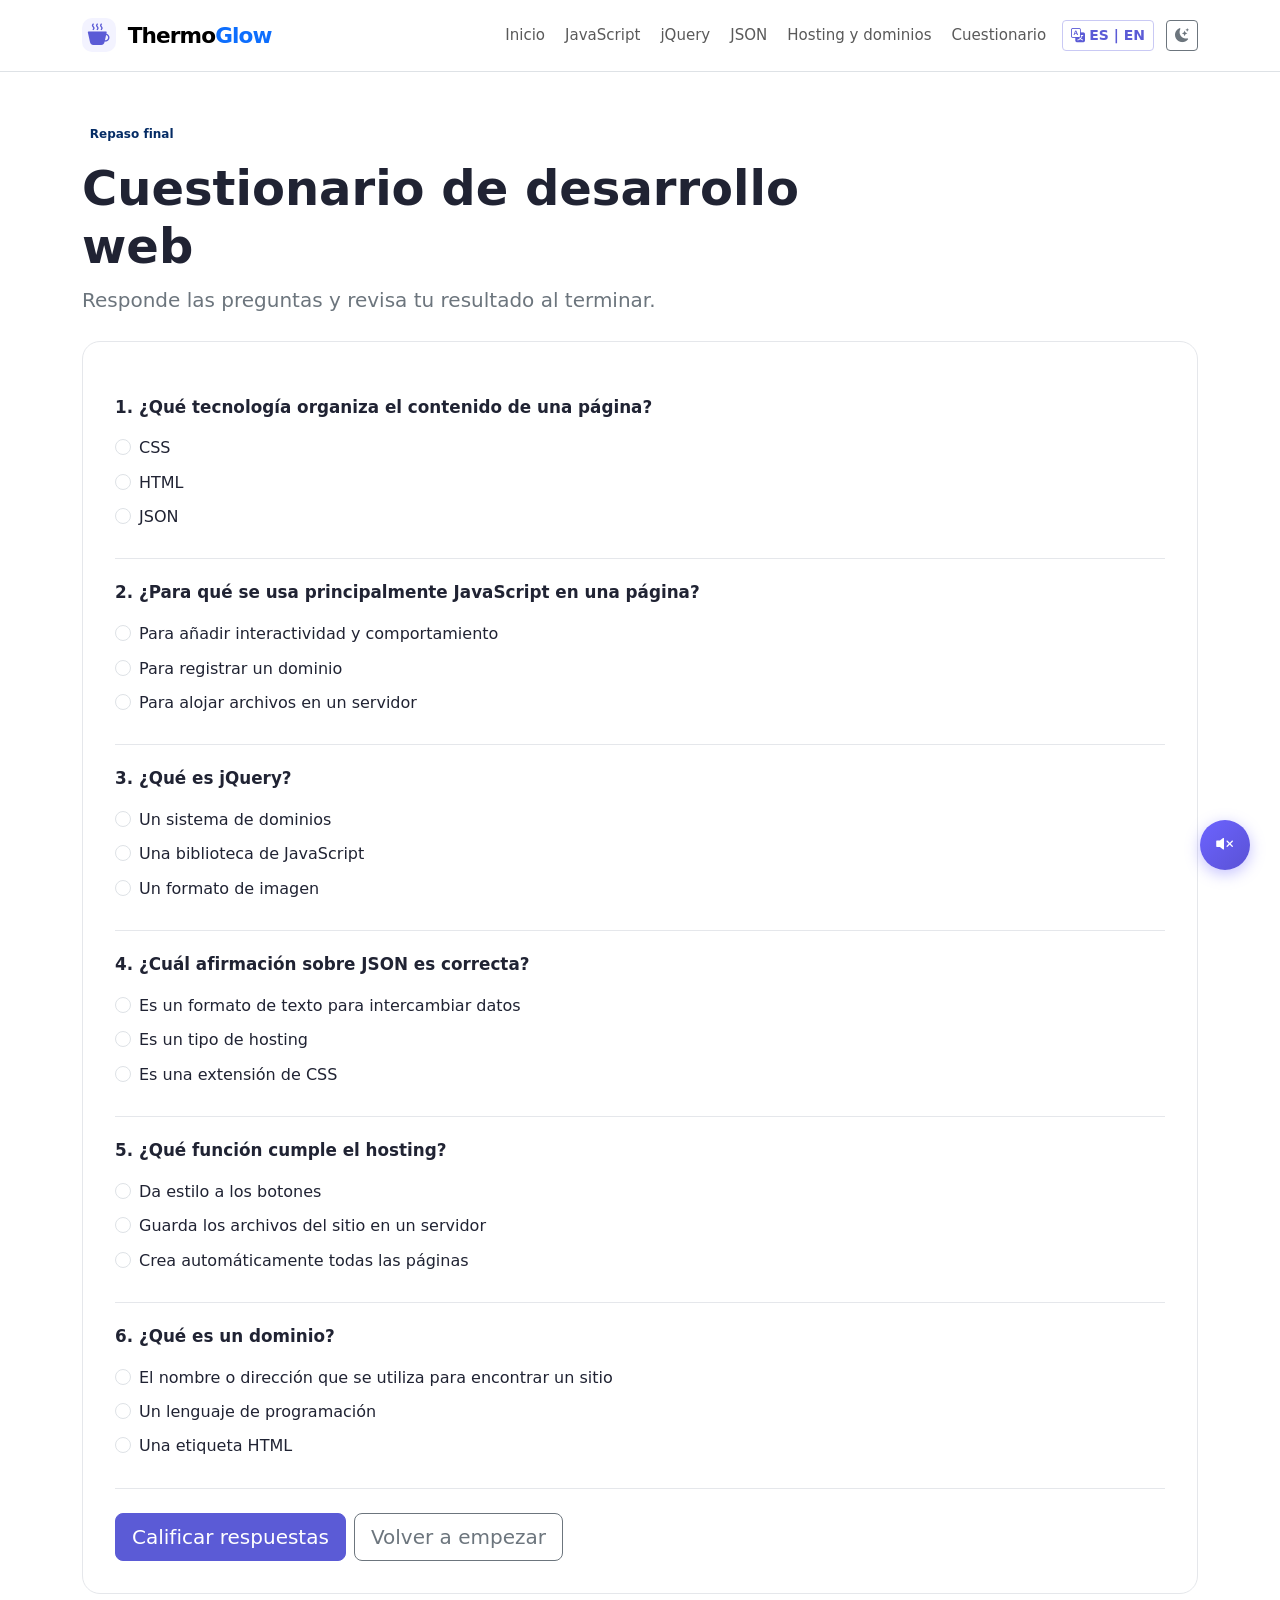
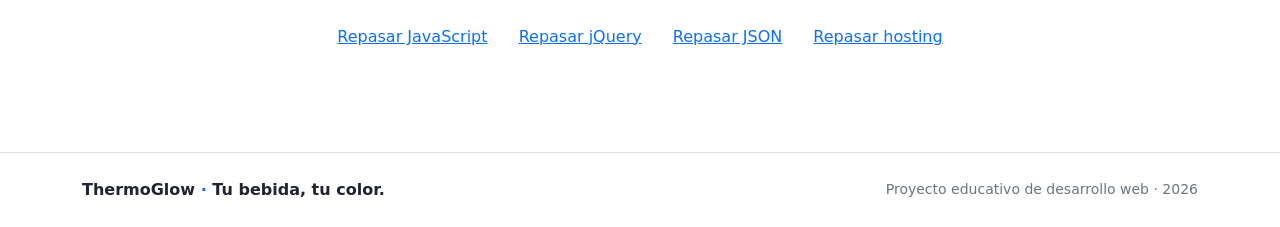
<file: cuestionario.html>
<!doctype html>
<html lang="es" data-bs-theme="light">
<head>
    <meta charset="utf-8">
    <meta name="viewport" content="width=device-width, initial-scale=1">
    <meta name="description" content="ThermoGlow: vasos que cambian de color y recursos educativos de desarrollo web.">
    <title data-i18n="quiz_page_title">Cuestionario | ThermoGlow</title>
    <link href="https://cdn.jsdelivr.net/npm/bootstrap@5.3.3/dist/css/bootstrap.min.css" rel="stylesheet">
    <link href="https://cdn.jsdelivr.net/npm/bootstrap-icons@1.11.3/font/bootstrap-icons.min.css" rel="stylesheet">
    <link href="css/estilos.css" rel="stylesheet">
</head>
<!-- Música de fondo -->
<audio id="musicaFondo" loop>
    <source src="audio/Yellow.mp3" type="audio/mpeg">
    <!-- Si usas tu propio archivo, cambia la línea de arriba por: -->
    <!-- <source src="audio/musica.mp3" type="audio/mpeg"> -->
</audio>

<!-- Botón flotante de música -->
<button id="btnMusica" class="btn-musica" title="Activar/Desactivar música">
    <i class="bi bi-volume-mute-fill" id="iconoMusica"></i>
</button>
<body>
    <nav class="navbar navbar-expand-lg bg-white border-bottom sticky-top">
        <div class="container">
            <a class="navbar-brand fw-bold" href="index.html"><span class="brand-mark"><i class="bi bi-cup-hot-fill"></i></span> Thermo<span class="text-primary">Glow</span></a>
            <button class="navbar-toggler" type="button" data-bs-toggle="collapse" data-bs-target="#mainNav" aria-controls="mainNav" aria-expanded="false" aria-label="Abrir menú"><span class="navbar-toggler-icon"></span></button>
            <div class="collapse navbar-collapse" id="mainNav">
                <ul class="navbar-nav ms-auto align-items-lg-center gap-lg-1">
                    <li class="nav-item"><a class="nav-link" href="index.html" data-i18n="nav_inicio">Inicio</a></li>
                    <li class="nav-item"><a class="nav-link" href="javascript.html" data-i18n="nav_js">JavaScript</a></li>
                    <li class="nav-item"><a class="nav-link" href="jquery.html" data-i18n="nav_jquery">jQuery</a></li>
                    <li class="nav-item"><a class="nav-link" href="json.html" data-i18n="nav_json">JSON</a></li>
                    <li class="nav-item"><a class="nav-link" href="hosting.html" data-i18n="nav_hosting">Hosting y dominios</a></li>
                    <li class="nav-item"><a class="nav-link" href="cuestionario.html" data-i18n="nav_cuestionario">Cuestionario</a></li>
                    <li class="nav-item ms-lg-1"><button type="button" id="btnIdioma" class="btn btn-outline-primary btn-sm fw-bold" title="Cambiar idioma"><i class="bi bi-translate me-1"></i><span id="textoIdioma">ES | EN</span></button></li>
                    <li class="nav-item ms-lg-2"><button class="btn btn-outline-secondary btn-sm" id="btnTema" type="button" aria-label="Activar tema oscuro"><i class="bi bi-moon-stars-fill" id="iconoTema"></i><span class="ms-1 d-lg-none" data-i18n="theme_toggle">Cambiar tema</span></button></li>
                </ul>
            </div>
        </div>
    </nav>
    <main>
        <section class="container py-5">
            <div class="topic-header"><span class="badge text-bg-primary-subtle text-primary-emphasis mb-3" data-i18n="quiz_badge">Repaso final</span>
                <h1 class="display-5 fw-bold" data-i18n="quiz_title">Cuestionario de desarrollo web</h1>
                <p class="lead text-secondary" data-i18n="quiz_desc">Responde las preguntas y revisa tu resultado al terminar.</p>
            </div>
            <form id="formCuestionario" class="content-panel mt-4">
                <fieldset class="quiz-question">
                    <legend data-i18n="quiz_q1">1. ¿Qué tecnología organiza el contenido de una página?</legend>
                    <div class="form-check"><input class="form-check-input" type="radio" name="p1" id="p1a" value="a" required><label class="form-check-label" for="p1a" data-i18n="quiz_q1_a">CSS</label></div>
                    <div class="form-check"><input class="form-check-input" type="radio" name="p1" id="p1b" value="b"><label class="form-check-label" for="p1b" data-i18n="quiz_q1_b">HTML</label></div>
                    <div class="form-check"><input class="form-check-input" type="radio" name="p1" id="p1c" value="c"><label class="form-check-label" for="p1c" data-i18n="quiz_q1_c">JSON</label></div>
                </fieldset>
                <fieldset class="quiz-question">
                    <legend data-i18n="quiz_q2">2. ¿Para qué se usa principalmente JavaScript en una página?</legend>
                    <div class="form-check"><input class="form-check-input" type="radio" name="p2" id="p2a" value="a" required><label class="form-check-label" for="p2a" data-i18n="quiz_q2_a">Para añadir interactividad y comportamiento</label></div>
                    <div class="form-check"><input class="form-check-input" type="radio" name="p2" id="p2b" value="b"><label class="form-check-label" for="p2b" data-i18n="quiz_q2_b">Para registrar un dominio</label></div>
                    <div class="form-check"><input class="form-check-input" type="radio" name="p2" id="p2c" value="c"><label class="form-check-label" for="p2c" data-i18n="quiz_q2_c">Para alojar archivos en un servidor</label></div>
                </fieldset>
                <fieldset class="quiz-question">
                    <legend data-i18n="quiz_q3">3. ¿Qué es jQuery?</legend>
                    <div class="form-check"><input class="form-check-input" type="radio" name="p3" id="p3a" value="a" required><label class="form-check-label" for="p3a" data-i18n="quiz_q3_a">Un sistema de dominios</label></div>
                    <div class="form-check"><input class="form-check-input" type="radio" name="p3" id="p3b" value="b"><label class="form-check-label" for="p3b" data-i18n="quiz_q3_b">Una biblioteca de JavaScript</label></div>
                    <div class="form-check"><input class="form-check-input" type="radio" name="p3" id="p3c" value="c"><label class="form-check-label" for="p3c" data-i18n="quiz_q3_c">Un formato de imagen</label></div>
                </fieldset>
                <fieldset class="quiz-question">
                    <legend data-i18n="quiz_q4">4. ¿Cuál afirmación sobre JSON es correcta?</legend>
                    <div class="form-check"><input class="form-check-input" type="radio" name="p4" id="p4a" value="a" required><label class="form-check-label" for="p4a" data-i18n="quiz_q4_a">Es un formato de texto para intercambiar datos</label></div>
                    <div class="form-check"><input class="form-check-input" type="radio" name="p4" id="p4b" value="b"><label class="form-check-label" for="p4b" data-i18n="quiz_q4_b">Es un tipo de hosting</label></div>
                    <div class="form-check"><input class="form-check-input" type="radio" name="p4" id="p4c" value="c"><label class="form-check-label" for="p4c" data-i18n="quiz_q4_c">Es una extensión de CSS</label></div>
                </fieldset>
                <fieldset class="quiz-question">
                    <legend data-i18n="quiz_q5">5. ¿Qué función cumple el hosting?</legend>
                    <div class="form-check"><input class="form-check-input" type="radio" name="p5" id="p5a" value="a" required><label class="form-check-label" for="p5a" data-i18n="quiz_q5_a">Da estilo a los botones</label></div>
                    <div class="form-check"><input class="form-check-input" type="radio" name="p5" id="p5b" value="b"><label class="form-check-label" for="p5b" data-i18n="quiz_q5_b">Guarda los archivos del sitio en un servidor</label></div>
                    <div class="form-check"><input class="form-check-input" type="radio" name="p5" id="p5c" value="c"><label class="form-check-label" for="p5c" data-i18n="quiz_q5_c">Crea automáticamente todas las páginas</label></div>
                </fieldset>
                <fieldset class="quiz-question">
                    <legend data-i18n="quiz_q6">6. ¿Qué es un dominio?</legend>
                    <div class="form-check"><input class="form-check-input" type="radio" name="p6" id="p6a" value="a" required><label class="form-check-label" for="p6a" data-i18n="quiz_q6_a">El nombre o dirección que se utiliza para encontrar un sitio</label></div>
                    <div class="form-check"><input class="form-check-input" type="radio" name="p6" id="p6b" value="b"><label class="form-check-label" for="p6b" data-i18n="quiz_q6_b">Un lenguaje de programación</label></div>
                    <div class="form-check"><input class="form-check-input" type="radio" name="p6" id="p6c" value="c"><label class="form-check-label" for="p6c" data-i18n="quiz_q6_c">Una etiqueta HTML</label></div>
                </fieldset>
                <div class="d-flex flex-wrap gap-2 mt-4">
                    <button type="submit" class="btn btn-primary btn-lg" data-i18n="quiz_btn_submit">Calificar respuestas</button>
                    <button type="reset" class="btn btn-outline-secondary btn-lg" id="btnLimpiar" data-i18n="quiz_btn_reset">Volver a empezar</button>
                </div>
                <div id="resultadoQuiz" class="alert mt-4 d-none" role="status" aria-live="polite"></div>
            </form>
            <div class="text-center mt-4">
                <a href="javascript.html" class="btn btn-link" data-i18n="quiz_link_js">Repasar JavaScript</a>
                <a href="jquery.html" class="btn btn-link" data-i18n="quiz_link_jquery">Repasar jQuery</a>
                <a href="json.html" class="btn btn-link" data-i18n="quiz_link_json">Repasar JSON</a>
                <a href="hosting.html" class="btn btn-link" data-i18n="quiz_link_hosting">Repasar hosting</a>
            </div>
        </section>
    </main>
    <footer class="border-top mt-5 py-4">
        <div class="container d-flex flex-column flex-md-row justify-content-between align-items-md-center gap-2">
            <span class="fw-semibold">ThermoGlow <span class="text-primary">·</span> <span data-i18n="footer_slogan">Tu bebida, tu color.</span></span>
            <small class="text-secondary"><span data-i18n="footer_text">Proyecto educativo de desarrollo web</span> · <span id="anio"></span></small>
        </div>
    </footer>
    <script src="https://cdn.jsdelivr.net/npm/bootstrap@5.3.3/dist/js/bootstrap.bundle.min.js"></script>
    <script src="js/script.js"></script>
</body>
</html>
</file>
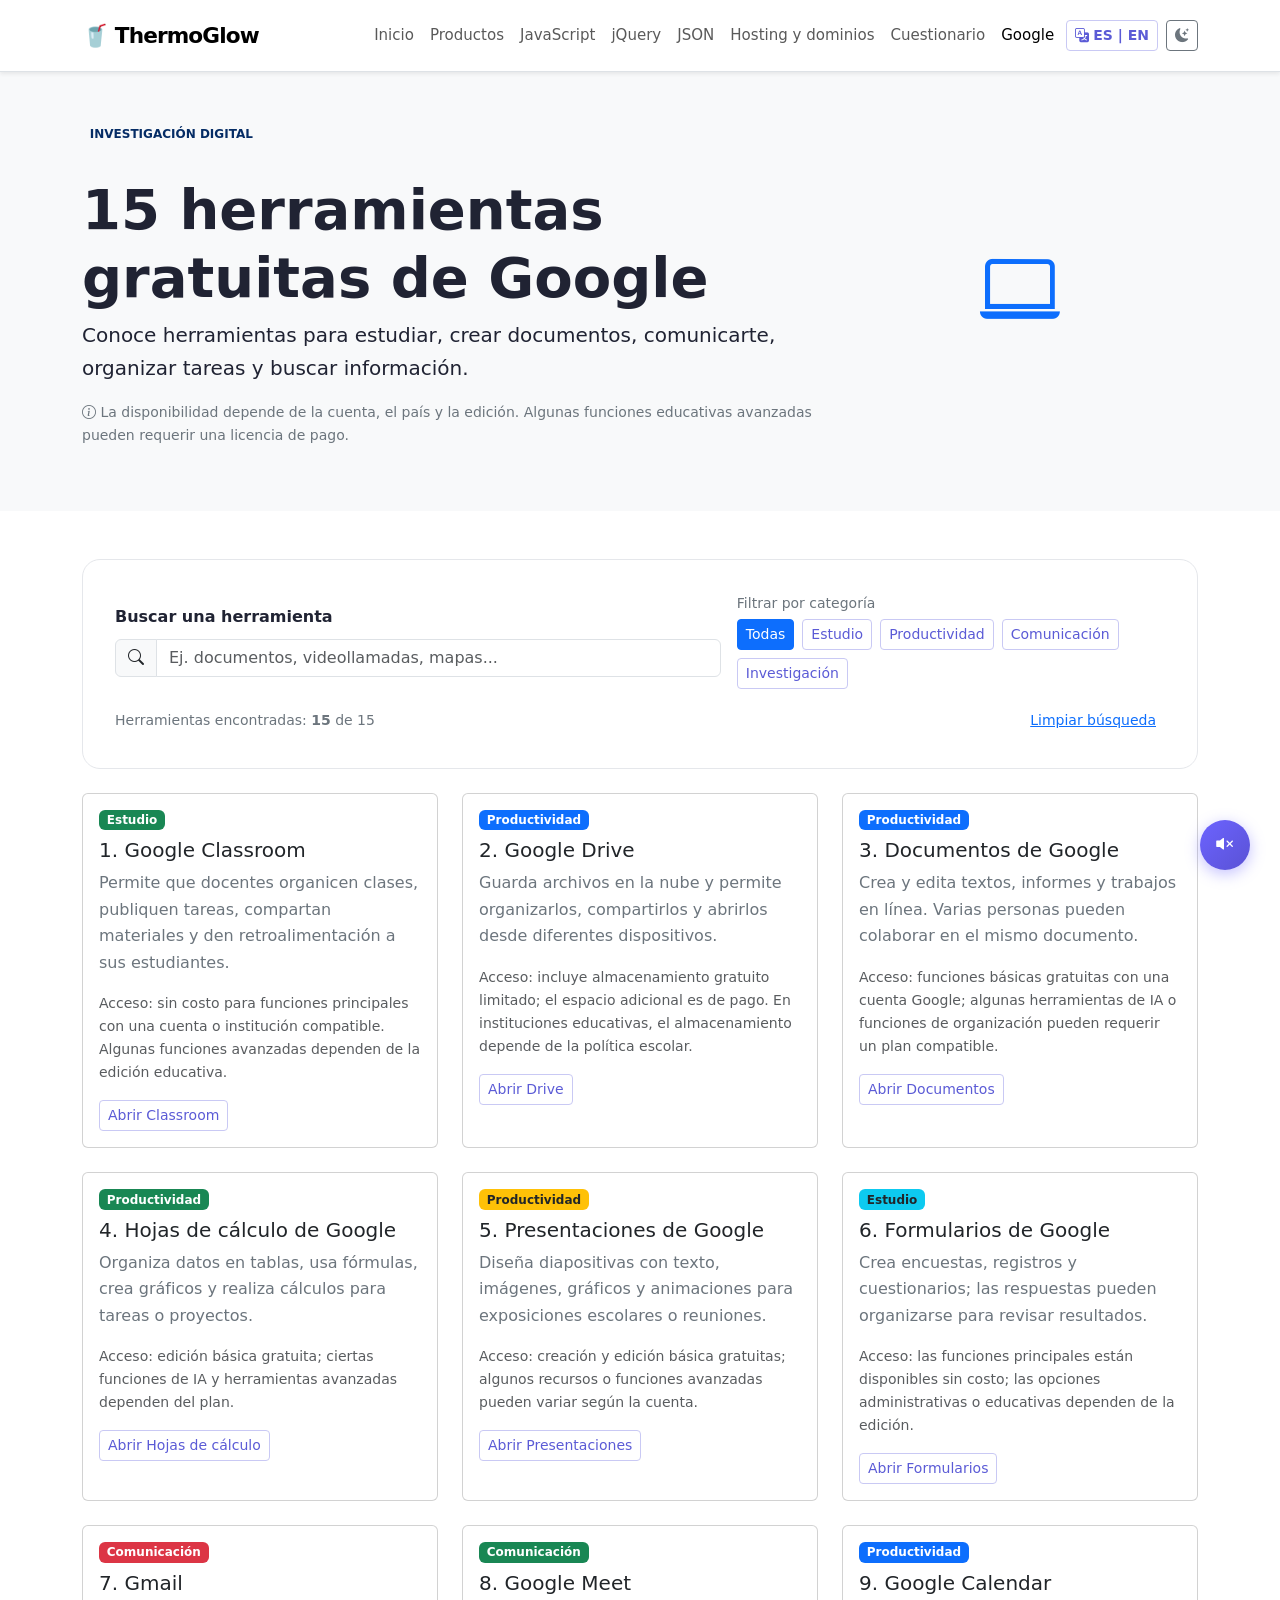
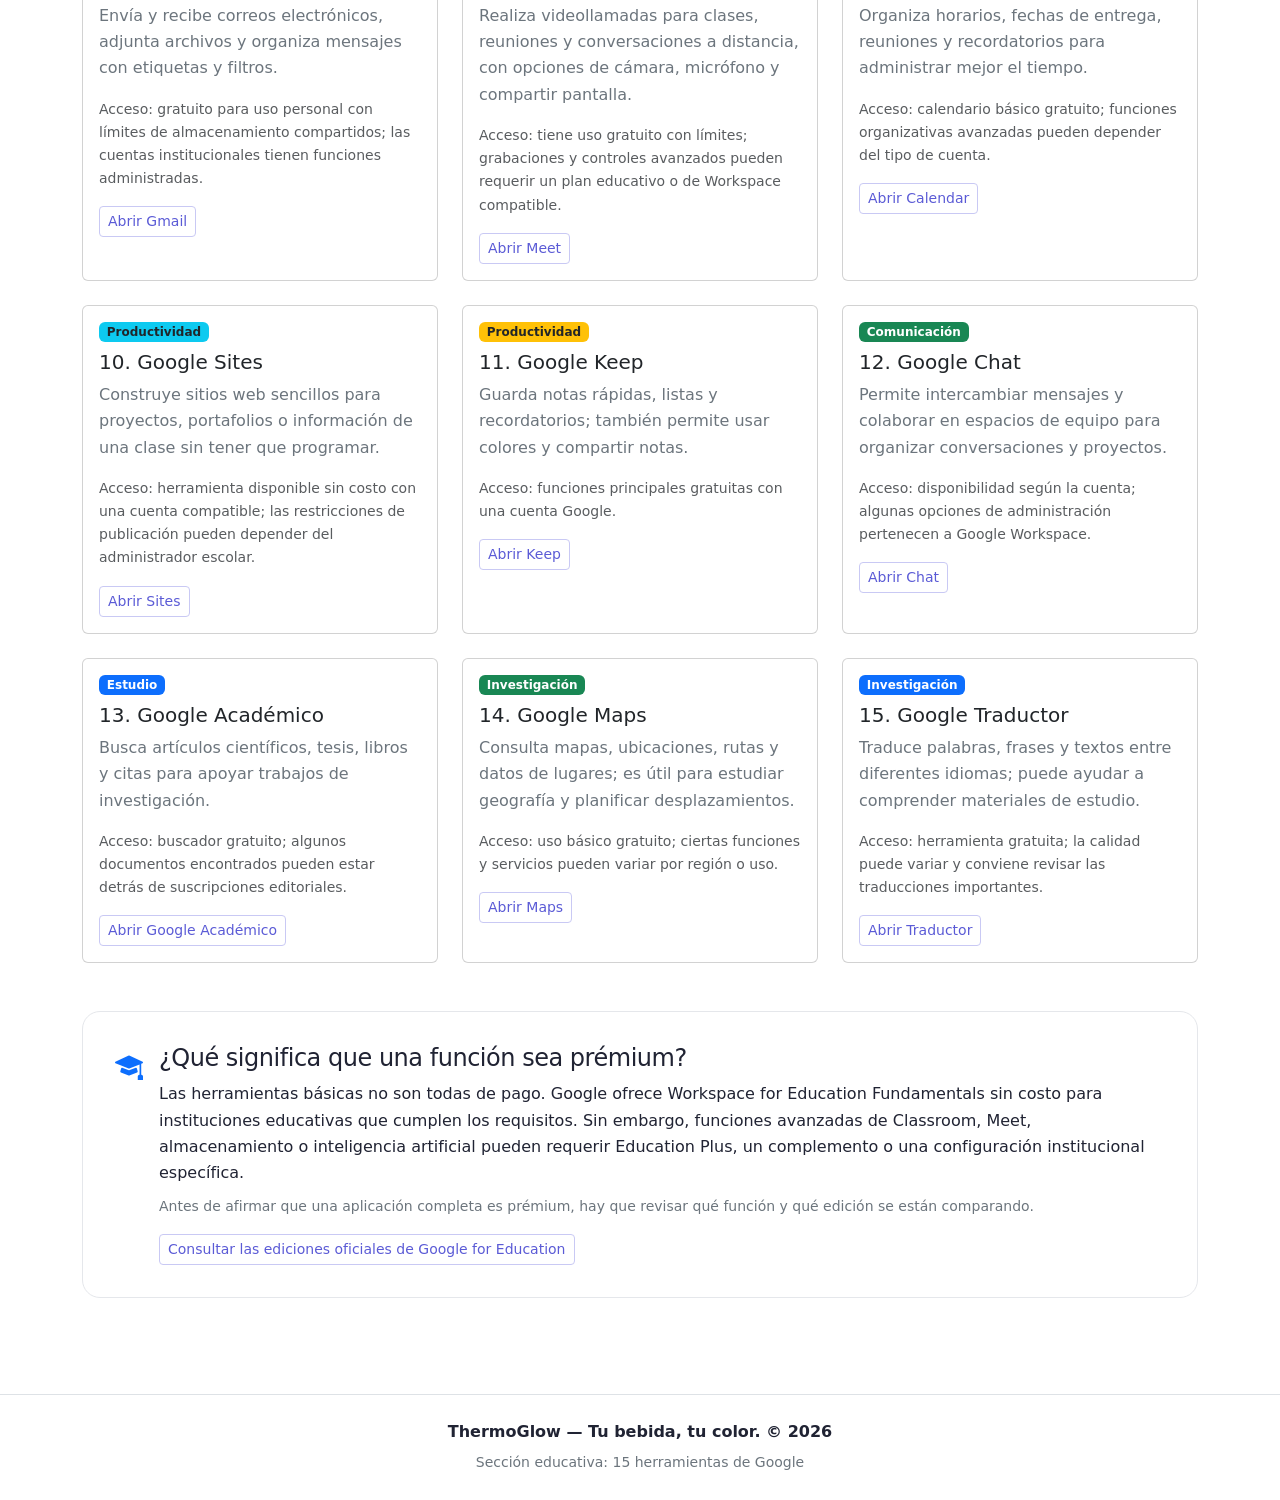
<file: herramientas-google.html>
<!DOCTYPE html>
<html lang="es" data-bs-theme="light">
<head>
    <meta charset="UTF-8">
    <meta name="viewport" content="width=device-width, initial-scale=1">
    <title data-i18n="google_page_title">15 herramientas gratuitas de Google | ThermoGlow</title>
    <link rel="icon" href="logo.svg">
    <link rel="preconnect" href="https://fonts.googleapis.com">
    <link rel="preconnect" href="https://fonts.gstatic.com" crossorigin>
    <link href="https://fonts.googleapis.com/css2?family=Caveat:wght@700&family=Fraunces:wght@600;700&family=Nunito+Sans:wght@400;700&display=swap" rel="stylesheet">
    <link href="https://cdn.jsdelivr.net/npm/bootstrap@5.3.3/dist/css/bootstrap.min.css" rel="stylesheet">
    <link href="https://cdn.jsdelivr.net/npm/bootstrap-icons@1.11.3/font/bootstrap-icons.min.css" rel="stylesheet">
    <link rel="stylesheet" href="css/estilos.css">
</head>
<!-- Música de fondo -->
<audio id="musicaFondo" loop>
    <source src="audio/Yellow.mp3" type="audio/mpeg">
    <!-- Si usas tu propio archivo, cambia la línea de arriba por: -->
    <!-- <source src="audio/musica.mp3" type="audio/mpeg"> -->
</audio>

<!-- Botón flotante de música -->
<button id="btnMusica" class="btn-musica" title="Activar/Desactivar música">
    <i class="bi bi-volume-mute-fill" id="iconoMusica"></i>
</button>
<body>
<nav class="navbar navbar-expand-lg navbar-light bg-white border-bottom sticky-top shadow-sm">
    <div class="container">
        <a class="navbar-brand fw-bold" href="index.html">🥤 ThermoGlow</a>
        <button class="navbar-toggler" type="button" data-bs-toggle="collapse" data-bs-target="#menuThermo" aria-controls="menuThermo" aria-expanded="false" aria-label="Abrir menú">
            <span class="navbar-toggler-icon"></span>
        </button>
        <div class="collapse navbar-collapse" id="menuThermo">
            <ul class="navbar-nav ms-auto align-items-lg-center">
                <li class="nav-item"><a class="nav-link" href="index.html" data-i18n="nav_inicio">Inicio</a></li>
                <li class="nav-item"><a class="nav-link" href="index.html#productos" data-i18n="nav_productos">Productos</a></li>
                <li class="nav-item"><a class="nav-link" href="javascript.html" data-i18n="nav_js">JavaScript</a></li>
                <li class="nav-item"><a class="nav-link" href="jquery.html" data-i18n="nav_jquery">jQuery</a></li>
                <li class="nav-item"><a class="nav-link" href="json.html" data-i18n="nav_json">JSON</a></li>
                <li class="nav-item"><a class="nav-link" href="hosting.html" data-i18n="nav_hosting">Hosting</a></li>
                <li class="nav-item"><a class="nav-link" href="cuestionario.html" data-i18n="nav_cuestionario">Cuestionario</a></li>
                <li class="nav-item"><a class="nav-link active" aria-current="page" href="herramientas-google.html" data-i18n="nav_google">Google</a></li>
                <li class="nav-item ms-lg-1"><button type="button" id="btnIdioma" class="btn btn-outline-primary btn-sm fw-bold" title="Cambiar idioma"><i class="bi bi-translate me-1"></i><span id="textoIdioma">ES | EN</span></button></li>
                <li class="nav-item ms-lg-2"><button class="btn btn-outline-secondary btn-sm" id="btnTema" type="button" aria-label="Cambiar tema"><i class="bi bi-moon-stars-fill" id="iconoTema"></i> <span class="d-lg-none" data-i18n="theme_toggle">Tema</span></button></li>
            </ul>
        </div>
    </div>
</nav>

<main class="google-page">
    <section class="google-hero bg-body-tertiary py-5">
        <div class="container">
            <div class="row align-items-center g-4">
                <div class="col-lg-8">
                    <span class="badge text-bg-primary-subtle text-primary-emphasis mb-3" data-i18n="google_eyebrow">INVESTIGACIÓN DIGITAL</span>
                    <h1 class="display-4 fw-bold mt-3"><span data-i18n="google_title">15 herramientas gratuitas de Google</span></h1>
                    <p class="lead" data-i18n="google_desc">Conoce herramientas para estudiar, crear documentos, comunicarte, organizar tareas y buscar información.</p>
                    <p class="small text-secondary mt-3"><i class="bi bi-info-circle"></i> <span data-i18n="google_note">La disponibilidad depende de la cuenta, el país y la edición. Algunas funciones educativas avanzadas pueden requerir una licencia de pago.</span></p>
                </div>
                <div class="col-lg-4 text-center">
                    <i class="bi bi-laptop display-1 text-primary"></i>
                </div>
            </div>
        </div>
    </section>

    <section class="container py-5">
        <div class="content-panel mb-4">
            <div class="row g-3 align-items-center">
                <div class="col-lg-7">
                    <label for="googleSearch" class="form-label fw-bold" data-i18n="google_search">Buscar una herramienta</label>
                    <div class="input-group">
                        <span class="input-group-text"><i class="bi bi-search"></i></span>
                        <input id="googleSearch" class="form-control" type="search" data-i18n-placeholder="google_search_ph" placeholder="Ej. documentos, videollamadas, mapas..." autocomplete="off">
                    </div>
                </div>
                <div class="col-lg-5">
                    <p class="small mb-1 text-secondary" data-i18n="google_filter">Filtrar por categoría</p>
                    <div class="d-flex flex-wrap gap-2" role="group" aria-label="Filtrar herramientas">
                        <button class="btn btn-sm btn-outline-primary active" type="button" data-filter="todas" data-i18n="google_f_all">Todas</button>
                        <button class="btn btn-sm btn-outline-primary" type="button" data-filter="estudio" data-i18n="google_f_study">Estudio</button>
                        <button class="btn btn-sm btn-outline-primary" type="button" data-filter="productividad" data-i18n="google_f_prod">Productividad</button>
                        <button class="btn btn-sm btn-outline-primary" type="button" data-filter="comunicacion" data-i18n="google_f_comm">Comunicación</button>
                        <button class="btn btn-sm btn-outline-primary" type="button" data-filter="investigacion" data-i18n="google_f_res">Investigación</button>
                    </div>
                </div>
            </div>
            <div class="d-flex justify-content-between align-items-center mt-3">
                <span class="small text-secondary"><span data-i18n="google_count">Herramientas encontradas:</span> <strong id="googleCount">15</strong> <span data-i18n="google_of">de</span> 15</span>
                <button id="clearGoogleSearch" class="btn btn-link btn-sm" type="button" data-i18n="google_clear">Limpiar búsqueda</button>
            </div>
        </div>

        <div class="row g-4" id="googleTools">
            <div class="col-md-6 col-xl-4 google-tool" data-category="estudio" data-search="google classroom clases tareas profesores estudiantes aprendizaje">
                <article class="card h-100">
                    <div class="card-body">
                        <div class="d-flex justify-content-between align-items-start mb-2"><span class="badge text-bg-success">Estudio</span></div>
                        <h2 class="h5" data-i18n="google_t1">1. Google Classroom</h2>
                        <p class="text-secondary" data-i18n="google_t1_desc">Permite que docentes organicen clases, publiquen tareas, compartan materiales y den retroalimentación a sus estudiantes.</p>
                        <p class="small text-muted" data-i18n="google_t1_acc">Acceso: sin costo para funciones principales con una cuenta o institución compatible. Algunas funciones avanzadas dependen de la edición educativa.</p>
                        <a href="https://classroom.google.com/" target="_blank" rel="noopener noreferrer" class="btn btn-sm btn-outline-primary" data-i18n="google_t1_link">Abrir Classroom <i class="bi bi-box-arrow-up-right"></i></a>
                    </div>
                </article>
            </div>
            <div class="col-md-6 col-xl-4 google-tool" data-category="productividad" data-search="google drive almacenamiento nube archivos compartir">
                <article class="card h-100">
                    <div class="card-body">
                        <div class="d-flex justify-content-between align-items-start mb-2"><span class="badge text-bg-primary">Productividad</span></div>
                        <h2 class="h5" data-i18n="google_t2">2. Google Drive</h2>
                        <p class="text-secondary" data-i18n="google_t2_desc">Guarda archivos en la nube y permite organizarlos, compartirlos y abrirlos desde diferentes dispositivos.</p>
                        <p class="small text-muted" data-i18n="google_t2_acc">Acceso: incluye almacenamiento gratuito limitado; el espacio adicional es de pago. En instituciones educativas, el almacenamiento depende de la política escolar.</p>
                        <a href="https://drive.google.com/" target="_blank" rel="noopener noreferrer" class="btn btn-sm btn-outline-primary" data-i18n="google_t2_link">Abrir Drive <i class="bi bi-box-arrow-up-right"></i></a>
                    </div>
                </article>
            </div>
            <div class="col-md-6 col-xl-4 google-tool" data-category="productividad" data-search="google docs documentos textos escribir colaborar">
                <article class="card h-100">
                    <div class="card-body">
                        <div class="d-flex justify-content-between align-items-start mb-2"><span class="badge text-bg-primary">Productividad</span></div>
                        <h2 class="h5" data-i18n="google_t3">3. Documentos de Google</h2>
                        <p class="text-secondary" data-i18n="google_t3_desc">Crea y edita textos, informes y trabajos en línea. Varias personas pueden colaborar en el mismo documento.</p>
                        <p class="small text-muted" data-i18n="google_t3_acc">Acceso: funciones básicas gratuitas con una cuenta Google; algunas herramientas de IA o funciones de organización pueden requerir un plan compatible.</p>
                        <a href="https://docs.google.com/" target="_blank" rel="noopener noreferrer" class="btn btn-sm btn-outline-primary" data-i18n="google_t3_link">Abrir Documentos <i class="bi bi-box-arrow-up-right"></i></a>
                    </div>
                </article>
            </div>
            <div class="col-md-6 col-xl-4 google-tool" data-category="productividad" data-search="google sheets hojas calculo tablas formulas datos">
                <article class="card h-100">
                    <div class="card-body">
                        <div class="d-flex justify-content-between align-items-start mb-2"><span class="badge text-bg-success">Productividad</span></div>
                        <h2 class="h5" data-i18n="google_t4">4. Hojas de cálculo de Google</h2>
                        <p class="text-secondary" data-i18n="google_t4_desc">Organiza datos en tablas, usa fórmulas, crea gráficos y realiza cálculos para tareas o proyectos.</p>
                        <p class="small text-muted" data-i18n="google_t4_acc">Acceso: edición básica gratuita; ciertas funciones de IA y herramientas avanzadas dependen del plan.</p>
                        <a href="https://sheets.google.com/" target="_blank" rel="noopener noreferrer" class="btn btn-sm btn-outline-primary" data-i18n="google_t4_link">Abrir Hojas de cálculo <i class="bi bi-box-arrow-up-right"></i></a>
                    </div>
                </article>
            </div>
            <div class="col-md-6 col-xl-4 google-tool" data-category="productividad" data-search="google slides presentaciones diapositivas exposición">
                <article class="card h-100">
                    <div class="card-body">
                        <div class="d-flex justify-content-between align-items-start mb-2"><span class="badge text-bg-warning text-dark">Productividad</span></div>
                        <h2 class="h5" data-i18n="google_t5">5. Presentaciones de Google</h2>
                        <p class="text-secondary" data-i18n="google_t5_desc">Diseña diapositivas con texto, imágenes, gráficos y animaciones para exposiciones escolares o reuniones.</p>
                        <p class="small text-muted" data-i18n="google_t5_acc">Acceso: creación y edición básica gratuitas; algunos recursos o funciones avanzadas pueden variar según la cuenta.</p>
                        <a href="https://slides.google.com/" target="_blank" rel="noopener noreferrer" class="btn btn-sm btn-outline-primary" data-i18n="google_t5_link">Abrir Presentaciones <i class="bi bi-box-arrow-up-right"></i></a>
                    </div>
                </article>
            </div>
            <div class="col-md-6 col-xl-4 google-tool" data-category="estudio" data-search="google forms formularios encuestas cuestionarios evaluaciones">
                <article class="card h-100">
                    <div class="card-body">
                        <div class="d-flex justify-content-between align-items-start mb-2"><span class="badge text-bg-info text-dark">Estudio</span></div>
                        <h2 class="h5" data-i18n="google_t6">6. Formularios de Google</h2>
                        <p class="text-secondary" data-i18n="google_t6_desc">Crea encuestas, registros y cuestionarios; las respuestas pueden organizarse para revisar resultados.</p>
                        <p class="small text-muted" data-i18n="google_t6_acc">Acceso: las funciones principales están disponibles sin costo; las opciones administrativas o educativas dependen de la edición.</p>
                        <a href="https://forms.google.com/" target="_blank" rel="noopener noreferrer" class="btn btn-sm btn-outline-primary" data-i18n="google_t6_link">Abrir Formularios <i class="bi bi-box-arrow-up-right"></i></a>
                    </div>
                </article>
            </div>
            <div class="col-md-6 col-xl-4 google-tool" data-category="comunicacion" data-search="gmail correo electrónico enviar recibir mensajes archivos">
                <article class="card h-100">
                    <div class="card-body">
                        <div class="d-flex justify-content-between align-items-start mb-2"><span class="badge text-bg-danger">Comunicación</span></div>
                        <h2 class="h5" data-i18n="google_t7">7. Gmail</h2>
                        <p class="text-secondary" data-i18n="google_t7_desc">Envía y recibe correos electrónicos, adjunta archivos y organiza mensajes con etiquetas y filtros.</p>
                        <p class="small text-muted" data-i18n="google_t7_acc">Acceso: gratuito para uso personal con límites de almacenamiento compartidos; las cuentas institucionales tienen funciones administradas.</p>
                        <a href="https://mail.google.com/" target="_blank" rel="noopener noreferrer" class="btn btn-sm btn-outline-primary" data-i18n="google_t7_link">Abrir Gmail <i class="bi bi-box-arrow-up-right"></i></a>
                    </div>
                </article>
            </div>
            <div class="col-md-6 col-xl-4 google-tool" data-category="comunicacion" data-search="google meet videollamadas reuniones clases compartir pantalla">
                <article class="card h-100">
                    <div class="card-body">
                        <div class="d-flex justify-content-between align-items-start mb-2"><span class="badge text-bg-success">Comunicación</span></div>
                        <h2 class="h5" data-i18n="google_t8">8. Google Meet</h2>
                        <p class="text-secondary" data-i18n="google_t8_desc">Realiza videollamadas para clases, reuniones y conversaciones a distancia, con opciones de cámara, micrófono y compartir pantalla.</p>
                        <p class="small text-muted" data-i18n="google_t8_acc">Acceso: tiene uso gratuito con límites; grabaciones y controles avanzados pueden requerir un plan educativo o de Workspace compatible.</p>
                        <a href="https://meet.google.com/" target="_blank" rel="noopener noreferrer" class="btn btn-sm btn-outline-primary" data-i18n="google_t8_link">Abrir Meet <i class="bi bi-box-arrow-up-right"></i></a>
                    </div>
                </article>
            </div>
            <div class="col-md-6 col-xl-4 google-tool" data-category="productividad" data-search="google calendar calendario horarios recordatorios eventos">
                <article class="card h-100">
                    <div class="card-body">
                        <div class="d-flex justify-content-between align-items-start mb-2"><span class="badge text-bg-primary">Productividad</span></div>
                        <h2 class="h5" data-i18n="google_t9">9. Google Calendar</h2>
                        <p class="text-secondary" data-i18n="google_t9_desc">Organiza horarios, fechas de entrega, reuniones y recordatorios para administrar mejor el tiempo.</p>
                        <p class="small text-muted" data-i18n="google_t9_acc">Acceso: calendario básico gratuito; funciones organizativas avanzadas pueden depender del tipo de cuenta.</p>
                        <a href="https://calendar.google.com/" target="_blank" rel="noopener noreferrer" class="btn btn-sm btn-outline-primary" data-i18n="google_t9_link">Abrir Calendar <i class="bi bi-box-arrow-up-right"></i></a>
                    </div>
                </article>
            </div>
            <div class="col-md-6 col-xl-4 google-tool" data-category="productividad" data-search="google sites crear sitios páginas web sin programar">
                <article class="card h-100">
                    <div class="card-body">
                        <div class="d-flex justify-content-between align-items-start mb-2"><span class="badge text-bg-info text-dark">Productividad</span></div>
                        <h2 class="h5" data-i18n="google_t10">10. Google Sites</h2>
                        <p class="text-secondary" data-i18n="google_t10_desc">Construye sitios web sencillos para proyectos, portafolios o información de una clase sin tener que programar.</p>
                        <p class="small text-muted" data-i18n="google_t10_acc">Acceso: herramienta disponible sin costo con una cuenta compatible; las restricciones de publicación pueden depender del administrador escolar.</p>
                        <a href="https://sites.google.com/" target="_blank" rel="noopener noreferrer" class="btn btn-sm btn-outline-primary" data-i18n="google_t10_link">Abrir Sites <i class="bi bi-box-arrow-up-right"></i></a>
                    </div>
                </article>
            </div>
            <div class="col-md-6 col-xl-4 google-tool" data-category="productividad" data-search="google keep notas listas recordatorios ideas">
                <article class="card h-100">
                    <div class="card-body">
                        <div class="d-flex justify-content-between align-items-start mb-2"><span class="badge text-bg-warning text-dark">Productividad</span></div>
                        <h2 class="h5" data-i18n="google_t11">11. Google Keep</h2>
                        <p class="text-secondary" data-i18n="google_t11_desc">Guarda notas rápidas, listas y recordatorios; también permite usar colores y compartir notas.</p>
                        <p class="small text-muted" data-i18n="google_t11_acc">Acceso: funciones principales gratuitas con una cuenta Google.</p>
                        <a href="https://keep.google.com/" target="_blank" rel="noopener noreferrer" class="btn btn-sm btn-outline-primary" data-i18n="google_t11_link">Abrir Keep <i class="bi bi-box-arrow-up-right"></i></a>
                    </div>
                </article>
            </div>
            <div class="col-md-6 col-xl-4 google-tool" data-category="comunicacion" data-search="google chat mensajes comunicación grupos equipos">
                <article class="card h-100">
                    <div class="card-body">
                        <div class="d-flex justify-content-between align-items-start mb-2"><span class="badge text-bg-success">Comunicación</span></div>
                        <h2 class="h5" data-i18n="google_t12">12. Google Chat</h2>
                        <p class="text-secondary" data-i18n="google_t12_desc">Permite intercambiar mensajes y colaborar en espacios de equipo para organizar conversaciones y proyectos.</p>
                        <p class="small text-muted" data-i18n="google_t12_acc">Acceso: disponibilidad según la cuenta; algunas opciones de administración pertenecen a Google Workspace.</p>
                        <a href="https://chat.google.com/" target="_blank" rel="noopener noreferrer" class="btn btn-sm btn-outline-primary" data-i18n="google_t12_link">Abrir Chat <i class="bi bi-box-arrow-up-right"></i></a>
                    </div>
                </article>
            </div>
            <div class="col-md-6 col-xl-4 google-tool" data-category="estudio" data-search="google scholar académico artículos científicos investigaciones citas">
                <article class="card h-100">
                    <div class="card-body">
                        <div class="d-flex justify-content-between align-items-start mb-2"><span class="badge text-bg-primary">Estudio</span></div>
                        <h2 class="h5" data-i18n="google_t13">13. Google Académico</h2>
                        <p class="text-secondary" data-i18n="google_t13_desc">Busca artículos científicos, tesis, libros y citas para apoyar trabajos de investigación.</p>
                        <p class="small text-muted" data-i18n="google_t13_acc">Acceso: buscador gratuito; algunos documentos encontrados pueden estar detrás de suscripciones editoriales.</p>
                        <a href="https://scholar.google.com/" target="_blank" rel="noopener noreferrer" class="btn btn-sm btn-outline-primary" data-i18n="google_t13_link">Abrir Google Académico <i class="bi bi-box-arrow-up-right"></i></a>
                    </div>
                </article>
            </div>
            <div class="col-md-6 col-xl-4 google-tool" data-category="investigacion" data-search="google maps mapas rutas lugares ubicaciones geografía">
                <article class="card h-100">
                    <div class="card-body">
                        <div class="d-flex justify-content-between align-items-start mb-2"><span class="badge text-bg-success">Investigación</span></div>
                        <h2 class="h5" data-i18n="google_t14">14. Google Maps</h2>
                        <p class="text-secondary" data-i18n="google_t14_desc">Consulta mapas, ubicaciones, rutas y datos de lugares; es útil para estudiar geografía y planificar desplazamientos.</p>
                        <p class="small text-muted" data-i18n="google_t14_acc">Acceso: uso básico gratuito; ciertas funciones y servicios pueden variar por región o uso.</p>
                        <a href="https://maps.google.com/" target="_blank" rel="noopener noreferrer" class="btn btn-sm btn-outline-primary" data-i18n="google_t14_link">Abrir Maps <i class="bi bi-box-arrow-up-right"></i></a>
                    </div>
                </article>
            </div>
            <div class="col-md-6 col-xl-4 google-tool" data-category="investigacion" data-search="google translate traductor idiomas traducción texto voz">
                <article class="card h-100">
                    <div class="card-body">
                        <div class="d-flex justify-content-between align-items-start mb-2"><span class="badge text-bg-primary">Investigación</span></div>
                        <h2 class="h5" data-i18n="google_t15">15. Google Traductor</h2>
                        <p class="text-secondary" data-i18n="google_t15_desc">Traduce palabras, frases y textos entre diferentes idiomas; puede ayudar a comprender materiales de estudio.</p>
                        <p class="small text-muted" data-i18n="google_t15_acc">Acceso: herramienta gratuita; la calidad puede variar y conviene revisar las traducciones importantes.</p>
                        <a href="https://translate.google.com/" target="_blank" rel="noopener noreferrer" class="btn btn-sm btn-outline-primary" data-i18n="google_t15_link">Abrir Traductor <i class="bi bi-box-arrow-up-right"></i></a>
                    </div>
                </article>
            </div>
        </div>
        <div id="googleEmpty" class="text-center py-5 d-none">
            <i class="bi bi-search display-4 text-secondary"></i>
            <h2 class="h4 mt-3" data-i18n="google_empty_title">No encontramos herramientas</h2>
            <p class="text-secondary" data-i18n="google_empty_desc">Prueba con otra palabra o cambia la categoría.</p>
        </div>
    </section>

    <section class="container pb-5">
        <div class="content-panel">
            <div class="d-flex gap-3 align-items-start">
                <i class="bi bi-mortarboard-fill fs-3 text-primary"></i>
                <div>
                    <h2 class="h4" data-i18n="google_premium_title">¿Qué significa que una función sea prémium?</h2>
                    <p class="mb-2" data-i18n="google_premium_desc">Las herramientas básicas no son todas de pago. Google ofrece Workspace for Education Fundamentals sin costo para instituciones educativas que cumplen los requisitos. Sin embargo, funciones avanzadas de Classroom, Meet, almacenamiento o inteligencia artificial pueden requerir Education Plus, un complemento o una configuración institucional específica.</p>
                    <p class="small mb-3 text-secondary" data-i18n="google_premium_note">Antes de afirmar que una aplicación completa es prémium, hay que revisar qué función y qué edición se están comparando.</p>
                    <a href="https://edu.google.com/intl/es-419/workspace-for-education/editions/overview/" target="_blank" rel="noopener noreferrer" class="btn btn-outline-primary btn-sm" data-i18n="google_premium_link">Consultar las ediciones oficiales de Google for Education <i class="bi bi-box-arrow-up-right"></i></a>
                </div>
            </div>
        </div>
    </section>
</main>

<footer class="border-top mt-5 py-4">
    <div class="container text-center">
        <p class="mb-1 fw-semibold">ThermoGlow — <span data-i18n="footer_slogan">Tu bebida, tu color.</span> © 2026</p>
        <small class="text-secondary" data-i18n="google_footer">Sección educativa: 15 herramientas de Google</small>
    </div>
</footer>

<script src="https://cdn.jsdelivr.net/npm/bootstrap@5.3.3/dist/js/bootstrap.bundle.min.js"></script>
<script src="js/script.js"></script>
<script>
    // Lógica de filtrado y búsqueda de herramientas de Google
    document.addEventListener('DOMContentLoaded', () => {
        const searchInput = document.getElementById('googleSearch');
        const clearBtn = document.getElementById('clearGoogleSearch');
        const filterBtns = document.querySelectorAll('[data-filter]');
        const tools = document.querySelectorAll('.google-tool');
        const countEl = document.getElementById('googleCount');
        const emptyEl = document.getElementById('googleEmpty');

        function filterTools() {
            const searchTerm = searchInput.value.toLowerCase();
            const activeFilter = document.querySelector('[data-filter].active').getAttribute('data-filter');
            let visibleCount = 0;

            tools.forEach(tool => {
                const category = tool.getAttribute('data-category');
                const searchTerms = tool.getAttribute('data-search').toLowerCase();
                const title = tool.querySelector('h2').textContent.toLowerCase();
                
                const matchesSearch = title.includes(searchTerm) || searchTerms.includes(searchTerm);
                const matchesFilter = activeFilter === 'todas' || category === activeFilter;

                if (matchesSearch && matchesFilter) {
                    tool.classList.remove('d-none');
                    visibleCount++;
                } else {
                    tool.classList.add('d-none');
                }
            });

            countEl.textContent = visibleCount;
            if (visibleCount === 0) {
                emptyEl.classList.remove('d-none');
            } else {
                emptyEl.classList.add('d-none');
            }
        }

        if (searchInput) {
            searchInput.addEventListener('input', filterTools);
        }

        if (clearBtn) {
            clearBtn.addEventListener('click', () => {
                searchInput.value = '';
                filterTools();
            });
        }

        filterBtns.forEach(btn => {
            btn.addEventListener('click', () => {
                filterBtns.forEach(b => b.classList.remove('active'));
                btn.classList.add('active');
                filterTools();
            });
        });
    });
</script>
</body>
</html>
</file>
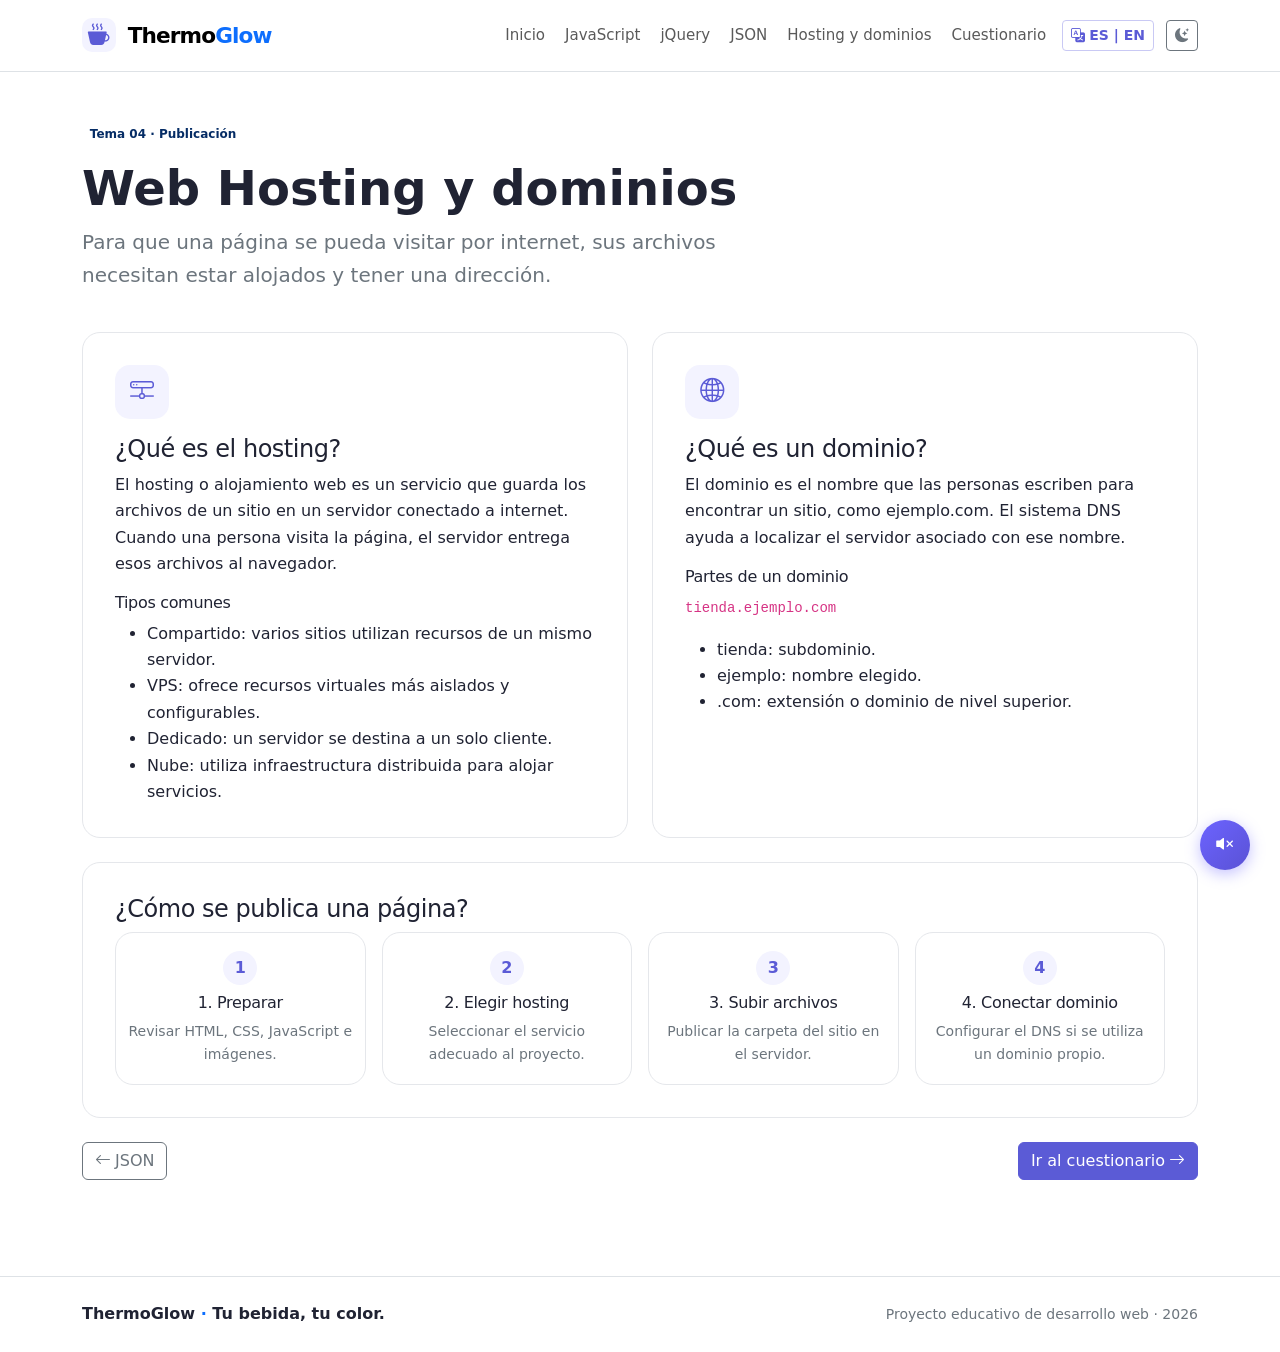
<file: hosting.html>
<!doctype html>
<html lang="es" data-bs-theme="light">
<head>
    <meta charset="utf-8">
    <meta name="viewport" content="width=device-width, initial-scale=1">
    <meta name="description" content="ThermoGlow: vasos que cambian de color y recursos educativos de desarrollo web.">
    <title data-i18n="hosting_page_title">Hosting y dominios | ThermoGlow</title>
    <link href="https://cdn.jsdelivr.net/npm/bootstrap@5.3.3/dist/css/bootstrap.min.css" rel="stylesheet">
    <link href="https://cdn.jsdelivr.net/npm/bootstrap-icons@1.11.3/font/bootstrap-icons.min.css" rel="stylesheet">
    <link href="css/estilos.css" rel="stylesheet">
</head>
<!-- Música de fondo -->
<audio id="musicaFondo" loop>
    <source src="audio/Yellow.mp3" type="audio/mpeg">
    <!-- Si usas tu propio archivo, cambia la línea de arriba por: -->
    <!-- <source src="audio/musica.mp3" type="audio/mpeg"> -->
</audio>

<!-- Botón flotante de música -->
<button id="btnMusica" class="btn-musica" title="Activar/Desactivar música">
    <i class="bi bi-volume-mute-fill" id="iconoMusica"></i>
</button>
<body>
    <nav class="navbar navbar-expand-lg bg-white border-bottom sticky-top">
        <div class="container">
            <a class="navbar-brand fw-bold" href="index.html"><span class="brand-mark"><i class="bi bi-cup-hot-fill"></i></span> Thermo<span class="text-primary">Glow</span></a>
            <button class="navbar-toggler" type="button" data-bs-toggle="collapse" data-bs-target="#mainNav" aria-controls="mainNav" aria-expanded="false" aria-label="Abrir menú"><span class="navbar-toggler-icon"></span></button>
            <div class="collapse navbar-collapse" id="mainNav">
                <ul class="navbar-nav ms-auto align-items-lg-center gap-lg-1">
                    <li class="nav-item"><a class="nav-link" href="index.html" data-i18n="nav_inicio">Inicio</a></li>
                    <li class="nav-item"><a class="nav-link" href="javascript.html" data-i18n="nav_js">JavaScript</a></li>
                    <li class="nav-item"><a class="nav-link" href="jquery.html" data-i18n="nav_jquery">jQuery</a></li>
                    <li class="nav-item"><a class="nav-link" href="json.html" data-i18n="nav_json">JSON</a></li>
                    <li class="nav-item"><a class="nav-link" href="hosting.html" data-i18n="nav_hosting">Hosting y dominios</a></li>
                    <li class="nav-item"><a class="nav-link" href="cuestionario.html" data-i18n="nav_cuestionario">Cuestionario</a></li>
                    <li class="nav-item ms-lg-1"><button type="button" id="btnIdioma" class="btn btn-outline-primary btn-sm fw-bold" title="Cambiar idioma"><i class="bi bi-translate me-1"></i><span id="textoIdioma">ES | EN</span></button></li>
                    <li class="nav-item ms-lg-2"><button class="btn btn-outline-secondary btn-sm" id="btnTema" type="button" aria-label="Activar tema oscuro"><i class="bi bi-moon-stars-fill" id="iconoTema"></i><span class="ms-1 d-lg-none" data-i18n="theme_toggle">Cambiar tema</span></button></li>
                </ul>
            </div>
        </div>
    </nav>
    <main>
        <section class="container py-5">
            <div class="topic-header">
                <span class="badge text-bg-primary-subtle text-primary-emphasis mb-3" data-i18n="host_badge">Tema 04 · Publicación</span>
                <h1 class="display-5 fw-bold" data-i18n="host_title">Web Hosting y dominios</h1>
                <p class="lead text-secondary" data-i18n="host_desc">Para que una página se pueda visitar por internet, sus archivos necesitan estar alojados y tener una dirección.</p>
            </div>
            <div class="row g-4 mt-2">
                <div class="col-md-6">
                    <div class="content-panel h-100">
                        <div class="topic-icon"><i class="bi bi-hdd-network"></i></div>
                        <h2 class="h4 mt-3" data-i18n="host_what">¿Qué es el hosting?</h2>
                        <p data-i18n="host_what_desc">El hosting o alojamiento web es un servicio que guarda los archivos de un sitio en un servidor conectado a internet. Cuando una persona visita la página, el servidor entrega esos archivos al navegador.</p>
                        <h3 class="h6" data-i18n="host_types">Tipos comunes</h3>
                        <ul class="mb-0">
                            <li data-i18n="host_t1"><strong>Compartido:</strong> varios sitios utilizan recursos de un mismo servidor.</li>
                            <li data-i18n="host_t2"><strong>VPS:</strong> ofrece recursos virtuales más aislados y configurables.</li>
                            <li data-i18n="host_t3"><strong>Dedicado:</strong> un servidor se destina a un solo cliente.</li>
                            <li data-i18n="host_t4"><strong>Nube:</strong> utiliza infraestructura distribuida para alojar servicios.</li>
                        </ul>
                    </div>
                </div>
                <div class="col-md-6">
                    <div class="content-panel h-100">
                        <div class="topic-icon"><i class="bi bi-globe2"></i></div>
                        <h2 class="h4 mt-3" data-i18n="host_domain">¿Qué es un dominio?</h2>
                        <p data-i18n="host_domain_desc">El dominio es el nombre que las personas escriben para encontrar un sitio, como <code>ejemplo.com</code>. El sistema DNS ayuda a localizar el servidor asociado con ese nombre.</p>
                        <h3 class="h6" data-i18n="host_parts">Partes de un dominio</h3>
                        <p><code>tienda.ejemplo.com</code></p>
                        <ul class="mb-0">
                            <li data-i18n="host_p1"><strong>tienda:</strong> subdominio.</li>
                            <li data-i18n="host_p2"><strong>ejemplo:</strong> nombre elegido.</li>
                            <li data-i18n="host_p3"><strong>.com:</strong> extensión o dominio de nivel superior.</li>
                        </ul>
                    </div>
                </div>
            </div>
            <div class="col-12">
                <div class="content-panel mt-4">
                    <h2 class="h4" data-i18n="host_pub">¿Cómo se publica una página?</h2>
                    <div class="row g-3 text-center">
                        <div class="col-md-3">
                            <div class="step-card"><span>1</span><h3 class="h6 mt-2" data-i18n="host_s1">Preparar</h3><p class="small text-secondary mb-0" data-i18n="host_s1_desc">Revisar HTML, CSS, JavaScript e imágenes.</p></div>
                        </div>
                        <div class="col-md-3">
                            <div class="step-card"><span>2</span><h3 class="h6 mt-2" data-i18n="host_s2">Elegir hosting</h3><p class="small text-secondary mb-0" data-i18n="host_s2_desc">Seleccionar el servicio adecuado al proyecto.</p></div>
                        </div>
                        <div class="col-md-3">
                            <div class="step-card"><span>3</span><h3 class="h6 mt-2" data-i18n="host_s3">Subir archivos</h3><p class="small text-secondary mb-0" data-i18n="host_s3_desc">Publicar la carpeta del sitio en el servidor.</p></div>
                        </div>
                        <div class="col-md-3">
                            <div class="step-card"><span>4</span><h3 class="h6 mt-2" data-i18n="host_s4">Conectar dominio</h3><p class="small text-secondary mb-0" data-i18n="host_s4_desc">Configurar el DNS si se utiliza un dominio propio.</p></div>
                        </div>
                    </div>
                </div>
            </div>
            <div class="d-flex justify-content-between mt-4">
                <a class="btn btn-outline-secondary" href="json.html"><i class="bi bi-arrow-left me-1"></i><span data-i18n="host_prev">JSON</span></a>
                <a class="btn btn-primary" href="cuestionario.html"><span data-i18n="host_next">Ir al cuestionario</span><i class="bi bi-arrow-right ms-1"></i></a>
            </div>
        </section>
    </main>
    <footer class="border-top mt-5 py-4">
        <div class="container d-flex flex-column flex-md-row justify-content-between align-items-md-center gap-2">
            <span class="fw-semibold">ThermoGlow <span class="text-primary">·</span> <span data-i18n="footer_slogan">Tu bebida, tu color.</span></span>
            <small class="text-secondary"><span data-i18n="footer_text">Proyecto educativo de desarrollo web</span> · <span id="anio"></span></small>
        </div>
    </footer>
    <script src="https://cdn.jsdelivr.net/npm/bootstrap@5.3.3/dist/js/bootstrap.bundle.min.js"></script>
    <script src="js/script.js"></script>
</body>
</html>
</file>
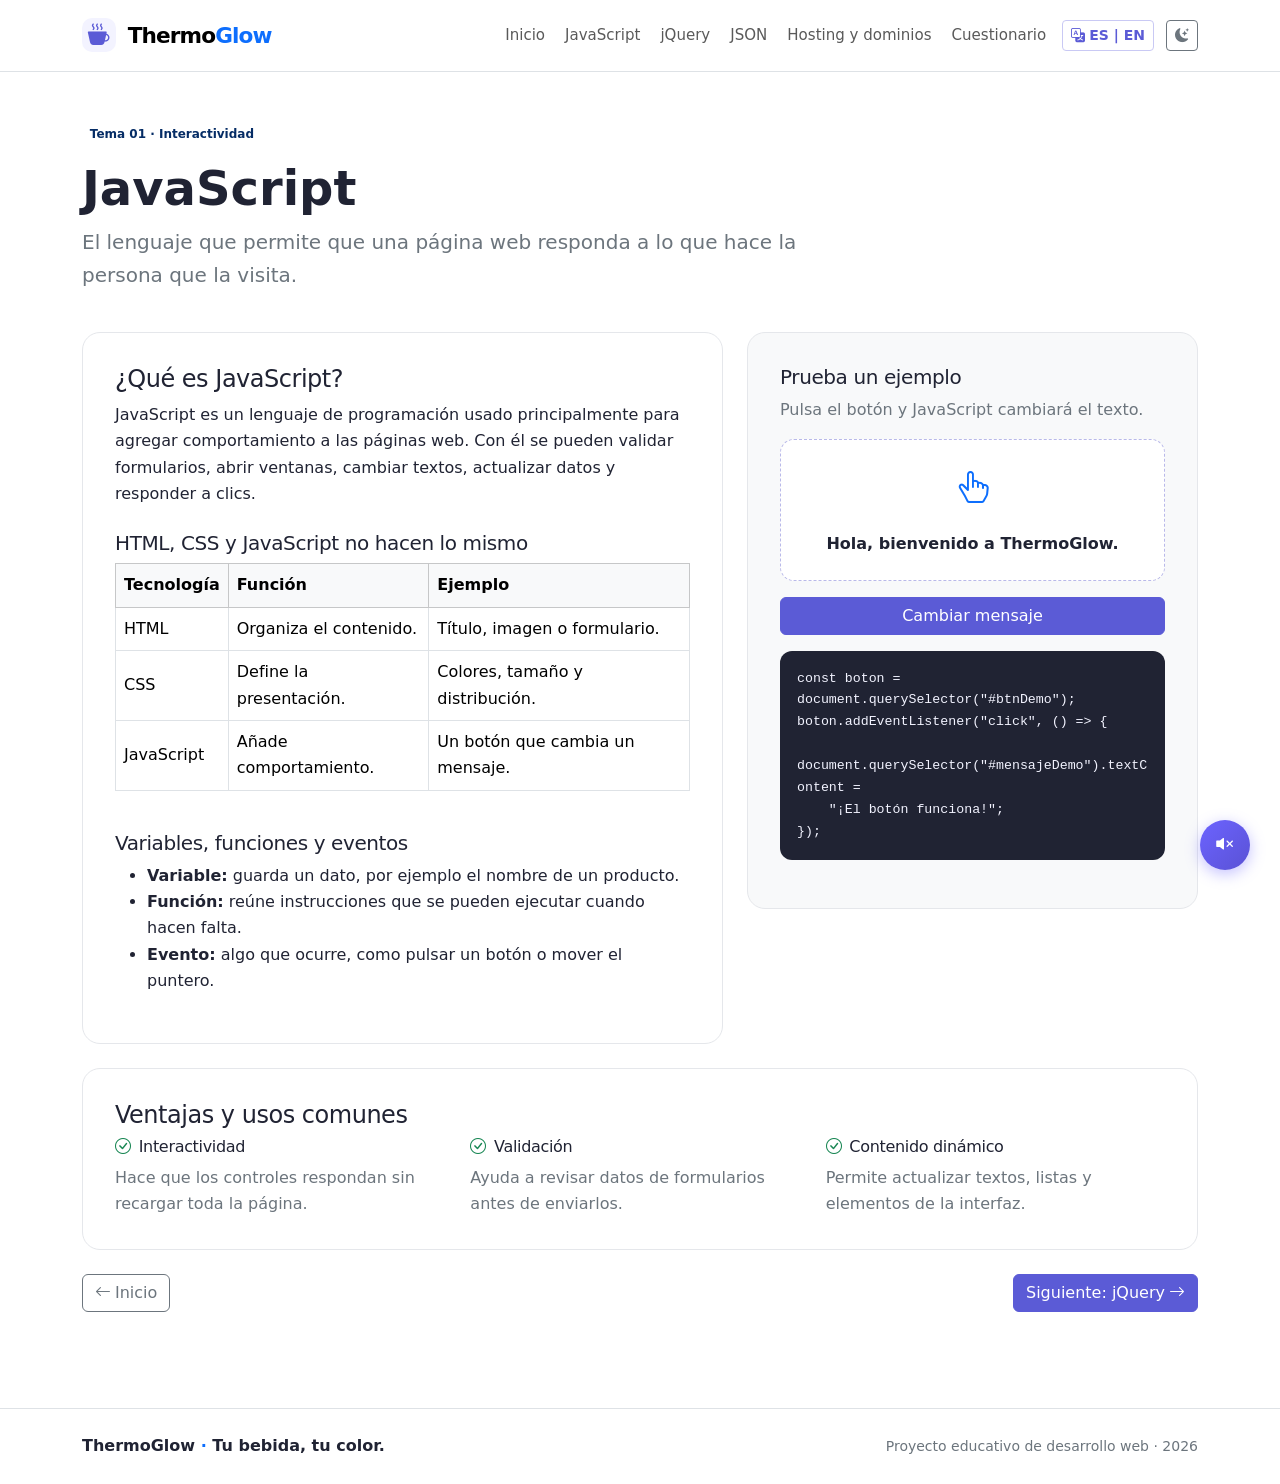
<file: javascript.html>
<!doctype html>
<html lang="es" data-bs-theme="light">
<head>
  <meta charset="utf-8">
  <meta name="viewport" content="width=device-width, initial-scale=1">
  <meta name="description" content="ThermoGlow: vasos que cambian de color y recursos educativos de desarrollo web.">
  <title data-i18n="js_page_title">JavaScript | ThermoGlow</title>
  <link href="https://cdn.jsdelivr.net/npm/bootstrap@5.3.3/dist/css/bootstrap.min.css" rel="stylesheet">
  <link href="https://cdn.jsdelivr.net/npm/bootstrap-icons@1.11.3/font/bootstrap-icons.min.css" rel="stylesheet">
  <link href="css/estilos.css" rel="stylesheet">
</head>
<!-- Música de fondo -->
<audio id="musicaFondo" loop>
    <source src="audio/Yellow.mp3" type="audio/mpeg">
    <!-- Si usas tu propio archivo, cambia la línea de arriba por: -->
    <!-- <source src="audio/musica.mp3" type="audio/mpeg"> -->
</audio>

<!-- Botón flotante de música -->
<button id="btnMusica" class="btn-musica" title="Activar/Desactivar música">
    <i class="bi bi-volume-mute-fill" id="iconoMusica"></i>
</button>
<body>
  <nav class="navbar navbar-expand-lg bg-white border-bottom sticky-top">
    <div class="container">
      <a class="navbar-brand fw-bold" href="index.html"><span class="brand-mark"><i class="bi bi-cup-hot-fill"></i></span> Thermo<span class="text-primary">Glow</span></a>
      <button class="navbar-toggler" type="button" data-bs-toggle="collapse" data-bs-target="#mainNav" aria-controls="mainNav" aria-expanded="false" aria-label="Abrir menú"><span class="navbar-toggler-icon"></span></button>
      <div class="collapse navbar-collapse" id="mainNav">
        <ul class="navbar-nav ms-auto align-items-lg-center gap-lg-1">
          <li class="nav-item"><a class="nav-link" href="index.html" data-i18n="nav_inicio">Inicio</a></li>
          <li class="nav-item"><a class="nav-link" href="javascript.html" data-i18n="nav_js">JavaScript</a></li>
          <li class="nav-item"><a class="nav-link" href="jquery.html" data-i18n="nav_jquery">jQuery</a></li>
          <li class="nav-item"><a class="nav-link" href="json.html" data-i18n="nav_json">JSON</a></li>
          <li class="nav-item"><a class="nav-link" href="hosting.html" data-i18n="nav_hosting">Hosting y dominios</a></li>
          <li class="nav-item"><a class="nav-link" href="cuestionario.html" data-i18n="nav_cuestionario">Cuestionario</a></li>
          <li class="nav-item ms-lg-1"><button type="button" id="btnIdioma" class="btn btn-outline-primary btn-sm fw-bold" title="Cambiar idioma"><i class="bi bi-translate me-1"></i><span id="textoIdioma">ES | EN</span></button></li>
          <li class="nav-item ms-lg-2"><button class="btn btn-outline-secondary btn-sm" id="btnTema" type="button" aria-label="Activar tema oscuro"><i class="bi bi-moon-stars-fill" id="iconoTema"></i><span class="ms-1 d-lg-none" data-i18n="theme_toggle">Cambiar tema</span></button></li>
        </ul>
      </div>
    </div>
  </nav>
  <main>
    <section class="container py-5">
      <div class="topic-header">
        <span class="badge text-bg-primary-subtle text-primary-emphasis mb-3" data-i18n="js_badge">Tema 01 · Interactividad</span>
        <h1 class="display-5 fw-bold" data-i18n="js_title">JavaScript</h1>
        <p class="lead text-secondary" data-i18n="js_desc">El lenguaje que permite que una página web responda a lo que hace la persona que la visita.</p>
      </div>
      <div class="row g-4 mt-2">
        <div class="col-lg-7">
          <div class="content-panel">
            <h2 class="h4" data-i18n="js_what">¿Qué es JavaScript?</h2>
            <p data-i18n="js_what_desc">JavaScript es un lenguaje de programación usado principalmente para agregar comportamiento a las páginas web. Con él se pueden validar formularios, abrir ventanas, cambiar textos, actualizar datos y responder a clics.</p>
            <h3 class="h5 mt-4" data-i18n="js_roles">HTML, CSS y JavaScript no hacen lo mismo</h3>
            <div class="table-responsive">
              <table class="table table-bordered align-middle">
                <thead class="table-light">
                  <tr><th data-i18n="js_tech">Tecnología</th><th data-i18n="js_func">Función</th><th data-i18n="js_ex">Ejemplo</th></tr>
                </thead>
                <tbody>
                  <tr><td>HTML</td><td data-i18n="js_html_func">Organiza el contenido.</td><td data-i18n="js_html_ex">Título, imagen o formulario.</td></tr>
                  <tr><td>CSS</td><td data-i18n="js_css_func">Define la presentación.</td><td data-i18n="js_css_ex">Colores, tamaño y distribución.</td></tr>
                  <tr><td>JavaScript</td><td data-i18n="js_js_func">Añade comportamiento.</td><td data-i18n="js_js_ex">Un botón que cambia un mensaje.</td></tr>
                </tbody>
              </table>
            </div>
            <h3 class="h5 mt-4" data-i18n="js_vfe">Variables, funciones y eventos</h3>
            <ul>
              <li><strong data-i18n="js_var">Variable:</strong> <span data-i18n="js_var_desc">guarda un dato, por ejemplo el nombre de un producto.</span></li>
              <li><strong data-i18n="js_fun">Función:</strong> <span data-i18n="js_fun_desc">reúne instrucciones que se pueden ejecutar cuando hacen falta.</span></li>
              <li><strong data-i18n="js_evt">Evento:</strong> <span data-i18n="js_evt_desc">algo que ocurre, como pulsar un botón o mover el puntero.</span></li>
            </ul>
          </div>
        </div>
        <div class="col-lg-5">
          <div class="content-panel demo-panel">
            <h2 class="h5" data-i18n="js_demo">Prueba un ejemplo</h2>
            <p class="text-secondary" data-i18n="js_demo_desc">Pulsa el botón y JavaScript cambiará el texto.</p>
            <div class="demo-screen"><i class="bi bi-hand-index-thumb fs-2 text-primary"></i><p id="mensajeDemo" class="fw-semibold mt-3 mb-0" data-i18n="js_demo_msg">Hola, bienvenido a ThermoGlow.</p></div>
            <button id="btnDemo" class="btn btn-primary w-100 mt-3" data-i18n="js_demo_btn">Cambiar mensaje</button>
            <pre class="code-sample mt-3"><code>const boton = document.querySelector("#btnDemo");
boton.addEventListener("click", () => {
  document.querySelector("#mensajeDemo").textContent =
    "¡El botón funciona!";
});</code></pre>
          </div>
        </div>
      </div>
      <div class="content-panel mt-4">
        <h2 class="h4" data-i18n="js_adv">Ventajas y usos comunes</h2>
        <div class="row g-3">
          <div class="col-md-4"><h3 class="h6"><i class="bi bi-check-circle text-success me-2"></i><span data-i18n="js_adv_int">Interactividad</span></h3><p class="text-secondary mb-0" data-i18n="js_adv_int_desc">Hace que los controles respondan sin recargar toda la página.</p></div>
          <div class="col-md-4"><h3 class="h6"><i class="bi bi-check-circle text-success me-2"></i><span data-i18n="js_adv_val">Validación</span></h3><p class="text-secondary mb-0" data-i18n="js_adv_val_desc">Ayuda a revisar datos de formularios antes de enviarlos.</p></div>
          <div class="col-md-4"><h3 class="h6"><i class="bi bi-check-circle text-success me-2"></i><span data-i18n="js_adv_dyn">Contenido dinámico</span></h3><p class="text-secondary mb-0" data-i18n="js_adv_dyn_desc">Permite actualizar textos, listas y elementos de la interfaz.</p></div>
        </div>
      </div>
      <div class="d-flex justify-content-between mt-4">
        <a class="btn btn-outline-secondary" href="index.html"><i class="bi bi-arrow-left me-1"></i><span data-i18n="js_prev">Inicio</span></a>
        <a class="btn btn-primary" href="jquery.html"><span data-i18n="js_next">Siguiente: jQuery</span><i class="bi bi-arrow-right ms-1"></i></a>
      </div>
    </section>
  </main>
  <footer class="border-top mt-5 py-4">
    <div class="container d-flex flex-column flex-md-row justify-content-between align-items-md-center gap-2">
      <span class="fw-semibold">ThermoGlow <span class="text-primary">·</span> <span data-i18n="footer_slogan">Tu bebida, tu color.</span></span>
      <small class="text-secondary"><span data-i18n="footer_text">Proyecto educativo de desarrollo web</span> · <span id="anio"></span></small>
    </div>
  </footer>
  <script src="https://cdn.jsdelivr.net/npm/bootstrap@5.3.3/dist/js/bootstrap.bundle.min.js"></script>
  <script src="js/script.js"></script>
</body>
</html>
</file>
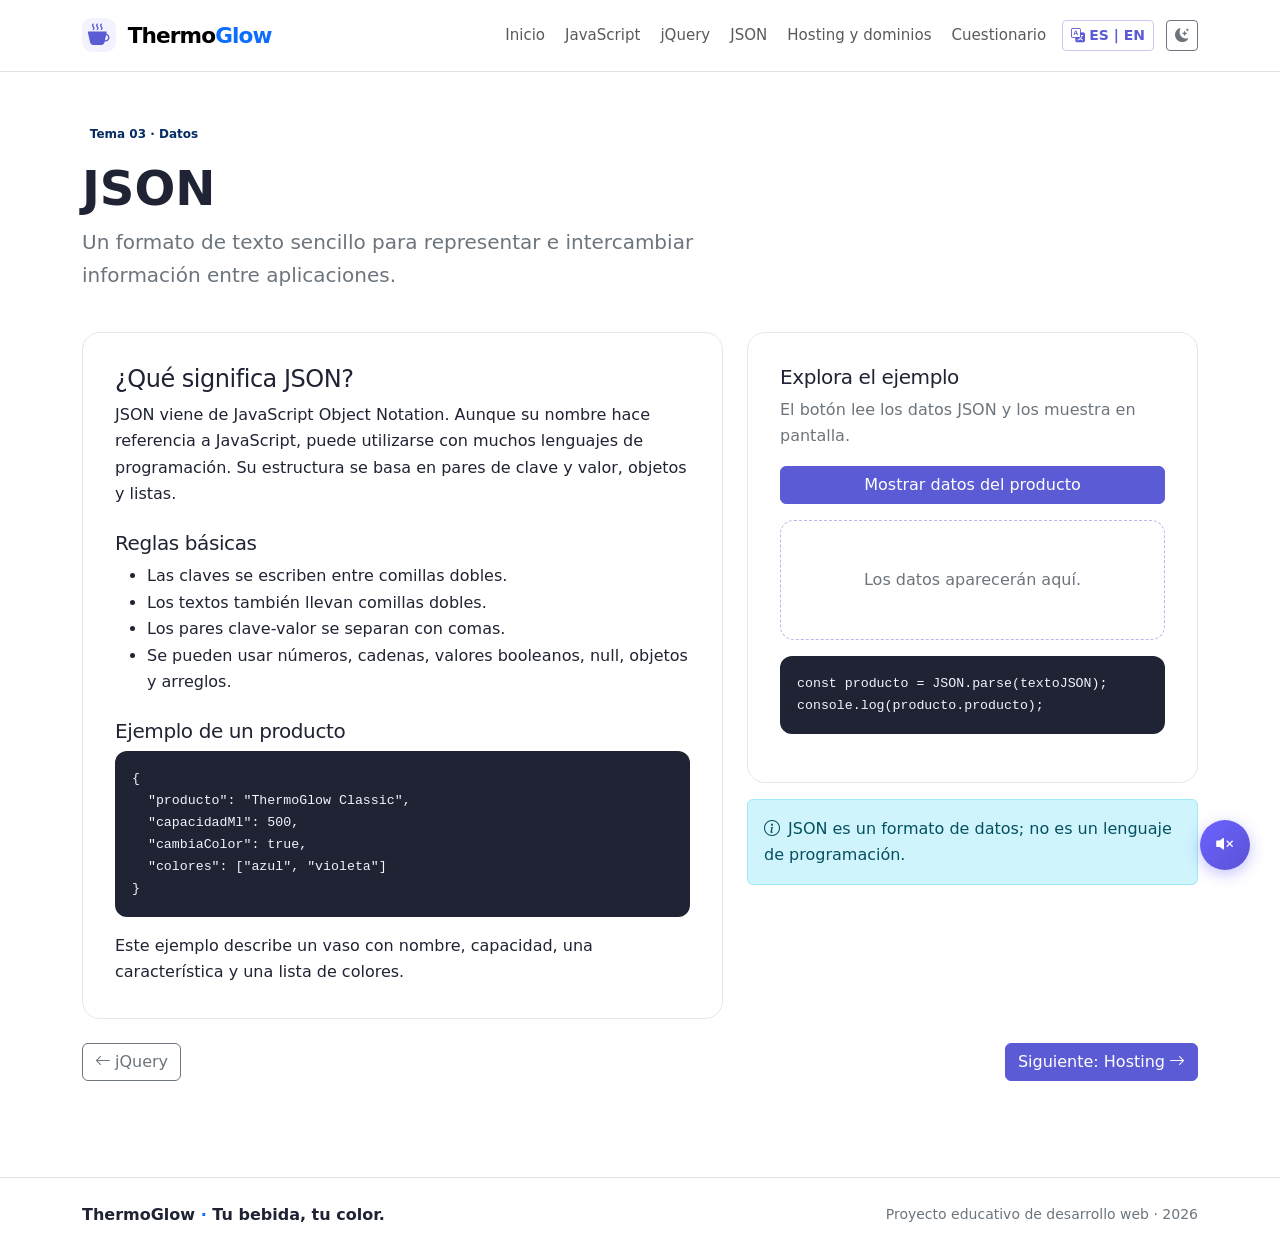
<file: jquery.html>
<!doctype html>
<html lang="es" data-bs-theme="light">
<head>
  <meta charset="utf-8">
  <meta name="viewport" content="width=device-width, initial-scale=1">
  <meta name="description" content="ThermoGlow: vasos que cambian de color y recursos educativos de desarrollo web.">
  <title data-i18n="json_page_title">JSON | ThermoGlow</title>
  <link href="https://cdn.jsdelivr.net/npm/bootstrap@5.3.3/dist/css/bootstrap.min.css" rel="stylesheet">
  <link href="https://cdn.jsdelivr.net/npm/bootstrap-icons@1.11.3/font/bootstrap-icons.min.css" rel="stylesheet">
  <link href="css/estilos.css" rel="stylesheet">
</head>
<!-- Música de fondo -->
<audio id="musicaFondo" loop>
    <source src="audio/Yellow.mp3" type="audio/mpeg">
    <!-- Si usas tu propio archivo, cambia la línea de arriba por: -->
    <!-- <source src="audio/musica.mp3" type="audio/mpeg"> -->
</audio>

<!-- Botón flotante de música -->
<button id="btnMusica" class="btn-musica" title="Activar/Desactivar música">
    <i class="bi bi-volume-mute-fill" id="iconoMusica"></i>
</button>
<body>
  <nav class="navbar navbar-expand-lg bg-white border-bottom sticky-top">
    <div class="container">
      <a class="navbar-brand fw-bold" href="index.html"><span class="brand-mark"><i class="bi bi-cup-hot-fill"></i></span> Thermo<span class="text-primary">Glow</span></a>
      <button class="navbar-toggler" type="button" data-bs-toggle="collapse" data-bs-target="#mainNav" aria-controls="mainNav" aria-expanded="false" aria-label="Abrir menú"><span class="navbar-toggler-icon"></span></button>
      <div class="collapse navbar-collapse" id="mainNav">
        <ul class="navbar-nav ms-auto align-items-lg-center gap-lg-1">
          <li class="nav-item"><a class="nav-link" href="index.html" data-i18n="nav_inicio">Inicio</a></li>
          <li class="nav-item"><a class="nav-link" href="javascript.html" data-i18n="nav_js">JavaScript</a></li>
          <li class="nav-item"><a class="nav-link" href="jquery.html" data-i18n="nav_jquery">jQuery</a></li>
          <li class="nav-item"><a class="nav-link" href="json.html" data-i18n="nav_json">JSON</a></li>
          <li class="nav-item"><a class="nav-link" href="hosting.html" data-i18n="nav_hosting">Hosting y dominios</a></li>
          <li class="nav-item"><a class="nav-link" href="cuestionario.html" data-i18n="nav_cuestionario">Cuestionario</a></li>
          <li class="nav-item ms-lg-1"><button type="button" id="btnIdioma" class="btn btn-outline-primary btn-sm fw-bold" title="Cambiar idioma"><i class="bi bi-translate me-1"></i><span id="textoIdioma">ES | EN</span></button></li>
          <li class="nav-item ms-lg-2"><button class="btn btn-outline-secondary btn-sm" id="btnTema" type="button" aria-label="Activar tema oscuro"><i class="bi bi-moon-stars-fill" id="iconoTema"></i><span class="ms-1 d-lg-none" data-i18n="theme_toggle">Cambiar tema</span></button></li>
        </ul>
      </div>
    </div>
  </nav>
  <main>
    <section class="container py-5">
      <div class="topic-header">
        <span class="badge text-bg-primary-subtle text-primary-emphasis mb-3" data-i18n="json_badge">Tema 03 · Datos</span>
        <h1 class="display-5 fw-bold" data-i18n="json_title">JSON</h1>
        <p class="lead text-secondary" data-i18n="json_desc">Un formato de texto sencillo para representar e intercambiar información entre aplicaciones.</p>
      </div>
      <div class="row g-4 mt-2">
        <div class="col-lg-7">
          <div class="content-panel">
            <h2 class="h4" data-i18n="json_what">¿Qué significa JSON?</h2>
            <p data-i18n="json_what_desc">JSON viene de <em>JavaScript Object Notation</em>. Aunque su nombre hace referencia a JavaScript, puede utilizarse con muchos lenguajes de programación. Su estructura se basa en pares de clave y valor, objetos y listas.</p>
            <h3 class="h5 mt-4" data-i18n="json_rules">Reglas básicas</h3>
            <ul>
              <li data-i18n="json_rules_1">Las claves se escriben entre comillas dobles.</li>
              <li data-i18n="json_rules_2">Los textos también llevan comillas dobles.</li>
              <li data-i18n="json_rules_3">Los pares clave-valor se separan con comas.</li>
              <li data-i18n="json_rules_4">Se pueden usar números, cadenas, valores booleanos, <code>null</code>, objetos y arreglos.</li>
            </ul>
            <h3 class="h5 mt-4" data-i18n="json_ex">Ejemplo de un producto</h3>
            <pre class="code-sample"><code>{
  "producto": "ThermoGlow Classic",
  "capacidadMl": 500,
  "cambiaColor": true,
  "colores": ["azul", "violeta"]
}</code></pre>
            <p class="mb-0" data-i18n="json_ex_desc">Este ejemplo describe un vaso con nombre, capacidad, una característica y una lista de colores.</p>
          </div>
        </div>
        <div class="col-lg-5">
          <div class="content-panel">
            <h2 class="h5" data-i18n="json_explore">Explora el ejemplo</h2>
            <p class="text-secondary" data-i18n="json_explore_desc">El botón lee los datos JSON y los muestra en pantalla.</p>
            <button class="btn btn-primary w-100" id="btnLeerJson" data-i18n="json_btn">Mostrar datos del producto</button>
            <div id="resultadoJson" class="demo-screen mt-3" aria-live="polite"><span class="text-secondary" data-i18n="json_placeholder">Los datos aparecerán aquí.</span></div>
            <pre class="code-sample mt-3"><code>const producto = JSON.parse(textoJSON);
console.log(producto.producto);</code></pre>
          </div>
          <div class="alert alert-info mt-3 mb-0"><i class="bi bi-info-circle me-2"></i><span data-i18n="json_note">JSON es un formato de datos; no es un lenguaje de programación.</span></div>
        </div>
      </div>
      <div class="d-flex justify-content-between mt-4">
        <a class="btn btn-outline-secondary" href="jquery.html"><i class="bi bi-arrow-left me-1"></i><span data-i18n="json_prev">jQuery</span></a>
        <a class="btn btn-primary" href="hosting.html"><span data-i18n="json_next">Siguiente: Hosting</span><i class="bi bi-arrow-right ms-1"></i></a>
      </div>
    </section>
  </main>
  <footer class="border-top mt-5 py-4">
    <div class="container d-flex flex-column flex-md-row justify-content-between align-items-md-center gap-2">
      <span class="fw-semibold">ThermoGlow <span class="text-primary">·</span> <span data-i18n="footer_slogan">Tu bebida, tu color.</span></span>
      <small class="text-secondary"><span data-i18n="footer_text">Proyecto educativo de desarrollo web</span> · <span id="anio"></span></small>
    </div>
  </footer>
  <script src="https://cdn.jsdelivr.net/npm/bootstrap@5.3.3/dist/js/bootstrap.bundle.min.js"></script>
  <script src="js/script.js"></script>
</body>
</html>
</file>
<file: css/estilos.css>
:root {
    --tg-primary: #5b5bd6;
    --tg-primary-dark: #4646b7;
    --tg-soft: #f3f3ff;
    --tg-line: #e5e7eb;
    --tg-card: #fff;
    --tg-ink: #202333;
    --tg-muted: #687083
}

html {
    scroll-behavior: smooth
}

body {
    background: #fff;
    color: var(--tg-ink);
    font-family: system-ui, -apple-system, "Segoe UI", sans-serif;
    line-height: 1.65
}

.navbar {
    --bs-navbar-padding-y: .8rem
}

.navbar-brand {
    letter-spacing: -.04em;
    font-size: 1.35rem
}

.brand-mark {
    display: inline-grid;
    place-items: center;
    width: 34px;
    height: 34px;
    background: var(--tg-soft);
    color: var(--tg-primary);
    border-radius: 10px;
    margin-right: 5px
}

.nav-link {
    font-size: .94rem
}

.nav-link:hover,
.nav-link.active {
    color: var(--tg-primary)
}

.btn-primary {
    --bs-btn-bg: var(--tg-primary);
    --bs-btn-border-color: var(--tg-primary);
    --bs-btn-hover-bg: var(--tg-primary-dark);
    --bs-btn-hover-border-color: var(--tg-primary-dark);
    --bs-btn-active-bg: var(--tg-primary-dark)
}

.btn-outline-primary {
    --bs-btn-color: var(--tg-primary);
    --bs-btn-border-color: #c9c9f4;
    --bs-btn-hover-bg: var(--tg-primary);
    --bs-btn-hover-border-color: var(--tg-primary)
}

.hero-art {
    position: relative;
    background: #f5f5ff;
    padding: 18px;
    border-radius: 28px
}

.hero-img {
    width: 100%;
    height: 390px;
    object-fit: cover;
    border-radius: 20px
}

.hero-copy-label,
.hero-caption {
    position: absolute;
    background: #fff;
    padding: 11px 15px;
    border-radius: 12px;
    box-shadow: 0 8px 25px #1d204015;
    font-size: .88rem;
    font-weight: 600
}

.hero-copy-label {
    top: 34px;
    left: 0
}

.hero-caption {
    bottom: 34px;
    right: 0
}

.info-tile,
.content-panel,
.step-card {
    border: 1px solid var(--tg-line);
    border-radius: 18px;
    background: var(--tg-card);
    padding: 24px
}

.info-tile {
    padding: 22px
}

.section-kicker {
    font-size: .75rem;
    font-weight: 800;
    letter-spacing: .12em;
    color: var(--tg-primary)
}

.carousel-photo {
    height: 390px;
    object-fit: cover;
    filter: brightness(.83)
}

.carousel-caption {
    bottom: 2.4rem;
    text-shadow: 0 2px 10px #0007
}

.product-card {
    border: 1px solid var(--tg-line);
    border-radius: 18px;
    overflow: hidden;
    transition: transform .18s ease, box-shadow .18s ease
}

.product-card:hover {
    transform: translateY(-4px);
    box-shadow: 0 15px 35px #25254a12
}

.product-photo {
    height: 220px;
    object-fit: cover
}

.product-card .card-body {
    padding: 22px
}

.topic-header {
    max-width: 780px
}

.topic-header .lead {
    max-width: 720px
}

.content-panel {
    padding: clamp(20px, 3vw, 32px)
}

.content-panel h2,
.content-panel h3 {
    letter-spacing: -.02em
}

.note-box {
    background: var(--bs-tertiary-bg);
    border-radius: 12px;
    padding: 16px
}

.demo-panel {
    background: var(--bs-tertiary-bg)
}

.demo-screen {
    min-height: 120px;
    padding: 22px;
    border: 1px dashed #b9b9e9;
    border-radius: 14px;
    background: var(--tg-card);
    display: flex;
    flex-direction: column;
    justify-content: center;
    align-items: center;
    text-align: center
}

.code-sample {
    background: #202333;
    color: #f2f3ff;
    padding: 17px;
    border-radius: 12px;
    white-space: pre-wrap;
    overflow: auto;
    font-size: .83rem
}

.code-sample code {
    color: inherit
}

.topic-icon {
    display: grid;
    place-items: center;
    width: 54px;
    height: 54px;
    background: var(--tg-soft);
    color: var(--tg-primary);
    border-radius: 15px;
    font-size: 1.5rem
}

.step-card {
    padding: 18px 12px;
    height: 100%
}

.step-card>span {
    display: inline-grid;
    place-items: center;
    width: 34px;
    height: 34px;
    border-radius: 50%;
    background: var(--tg-soft);
    color: var(--tg-primary);
    font-weight: 800
}

.quiz-question {
    padding: 20px 0;
    border-bottom: 1px solid var(--tg-line)
}

.quiz-question legend {
    font-size: 1.05rem;
    font-weight: 700;
    margin-bottom: 14px
}

.form-check {
    margin: .5rem 0
}

.form-check-input:checked {
    background-color: var(--tg-primary);
    border-color: var(--tg-primary)
}

footer {
    background: var(--bs-body-bg)
}

[data-bs-theme="dark"] {
    --tg-line: #3b3d50;
    --tg-card: #222437;
    --tg-ink: #f2f3fb;
    --tg-muted: #b9bdcc;
    --tg-soft: #302f50;
    color-scheme: dark
}

[data-bs-theme="dark"] body {
    background: #171827;
    color: var(--tg-ink)
}

[data-bs-theme="dark"] .navbar {
    background: #202133 !important;
    border-color: #3b3d50 !important
}

[data-bs-theme="dark"] .hero-art {
    background: #25263b
}

[data-bs-theme="dark"] .hero-copy-label,
[data-bs-theme="dark"] .hero-caption {
    background: #292b41;
    color: #f2f3fb
}

[data-bs-theme="dark"] .table-light {
    --bs-table-bg: #303247;
    --bs-table-color: #f2f3fb;
    --bs-table-border-color: #44465d
}

[data-bs-theme="dark"] .table {
    --bs-table-color: #f2f3fb;
    --bs-table-border-color: #44465d
}

[data-bs-theme="dark"] .form-control,
[data-bs-theme="dark"] .form-select {
    background: #222437;
    color: #f2f3fb;
    border-color: #4a4c62
}

[data-bs-theme="dark"] .text-secondary {
    color: #b9bdcc !important
}

[data-bs-theme="dark"] .btn-close {
    filter: invert(1)
}

[data-bs-theme="dark"] .carousel-photo {
    filter: brightness(.7)
}

@media(max-width:767px) {
    .hero-img {
        height: 300px
    }

    .hero-copy-label {
        left: 8px;
        top: 25px
    }

    .hero-caption {
        right: 8px;
        bottom: 25px;
        max-width: 85%
    }

    .carousel-photo {
        height: 280px
    }

    .carousel-caption h3 {
        font-size: 1.2rem
    }

    .content-panel {
        padding: 20px
    }
}

@media(prefers-reduced-motion:reduce) {
    html {
        scroll-behavior: auto
    }

    *,
    *::before,
    *::after {
        transition: none !important
    }
}

/* Sección de contacto */
.contact-intro {
    background: var(--bs-tertiary-bg);
    border: 1px solid var(--tg-line)
}

.contact-card {
    border-color: var(--tg-line);
    background: var(--bs-body-bg)
}

.contact-icon {
    width: 42px;
    height: 42px;
    flex: 0 0 42px;
    display: grid;
    place-items: center;
    border-radius: 12px;
    background: var(--tg-soft);
    color: var(--tg-primary);
    font-size: 1.2rem
}

#contacto .form-control:focus,
#contacto .form-select:focus {
    border-color: var(--tg-primary);
    box-shadow: 0 0 0 .2rem rgba(91, 91, 214, .15)
}

[data-bs-theme="dark"] .contact-intro {
    background: #202133
}
/* Botón flotante de música */
.btn-musica {
    position: fixed;
    bottom: 30px;
    right: 30px;
    width: 50px;
    height: 50px;
    border-radius: 50%;
    background: linear-gradient(135deg, #6C63FF, #5a52d5);
    color: white;
    border: none;
    font-size: 1.3rem;
    cursor: pointer;
    box-shadow: 0 4px 15px rgba(108, 99, 255, 0.4);
    z-index: 9999;
    transition: all 0.3s ease;
    display: flex;
    align-items: center;
    justify-content: center;
}

.btn-musica:hover {
    transform: scale(1.1);
    box-shadow: 0 6px 20px rgba(108, 99, 255, 0.6);
}

.btn-musica.activa {
    background: linear-gradient(135deg, #00c853, #00a844);
    animation: pulso 2s infinite;
}

@keyframes pulso {
    0%, 100% {
        box-shadow: 0 4px 15px rgba(0, 200, 83, 0.4);
    }
    50% {
        box-shadow: 0 4px 25px rgba(0, 200, 83, 0.8);
    }
}

/* Ocultar en móviles si molesta */
@media (max-width: 768px) {
    .btn-musica {
        bottom: 20px;
        right: 20px;
        width: 45px;
        height: 45px;
        font-size: 1.1rem;
    }
}
</file>
